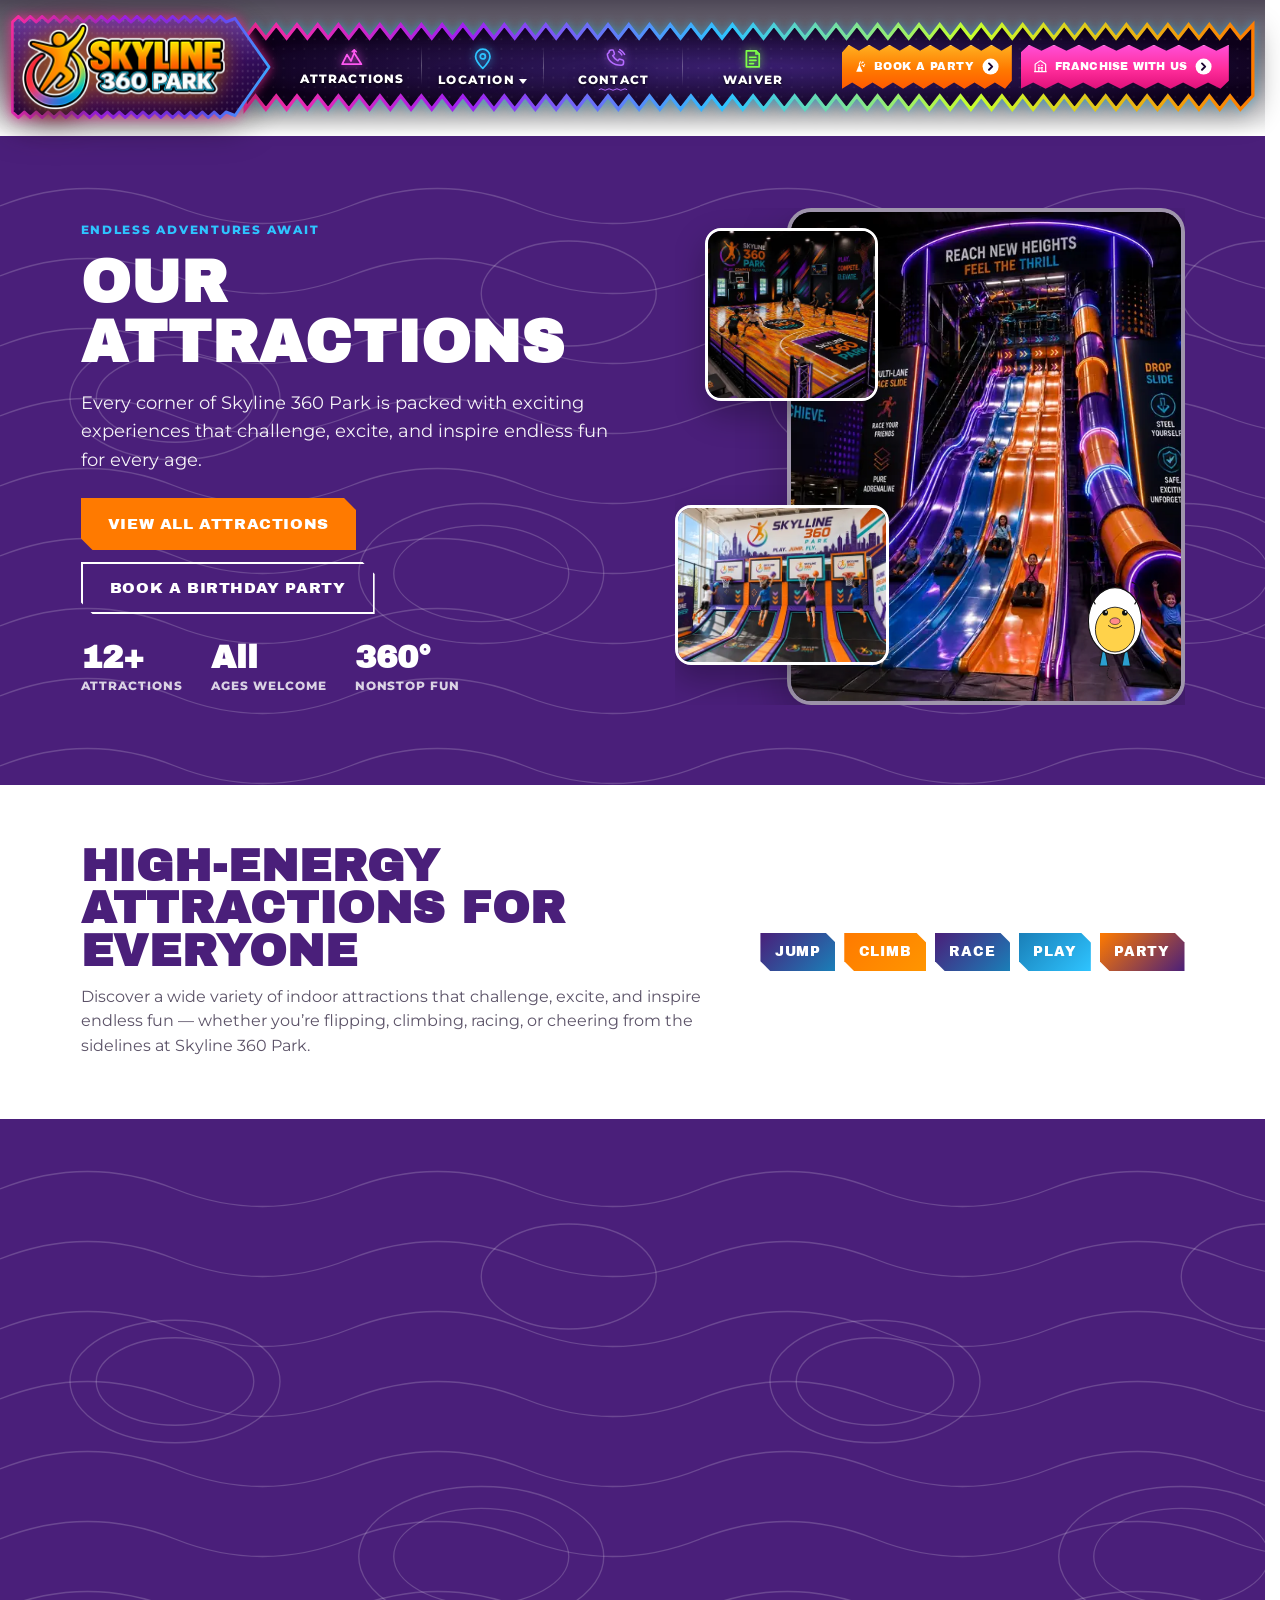
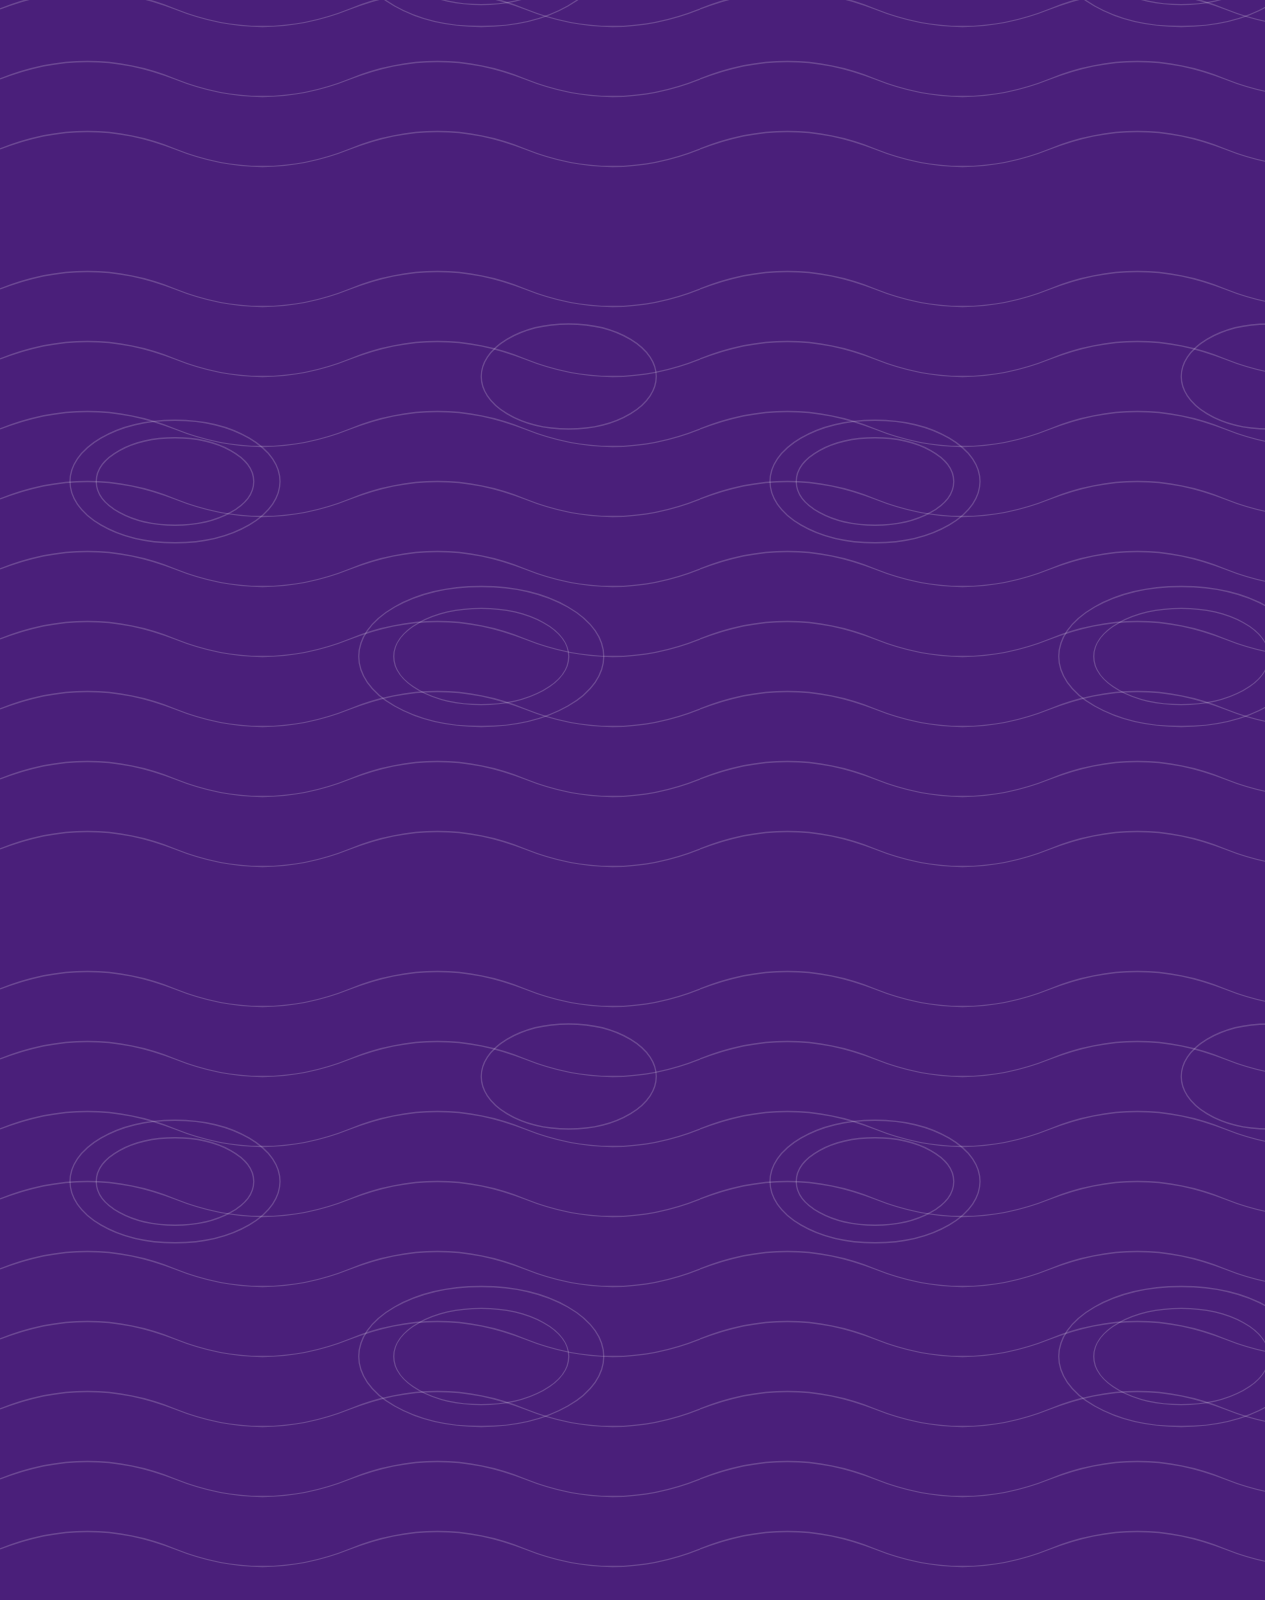
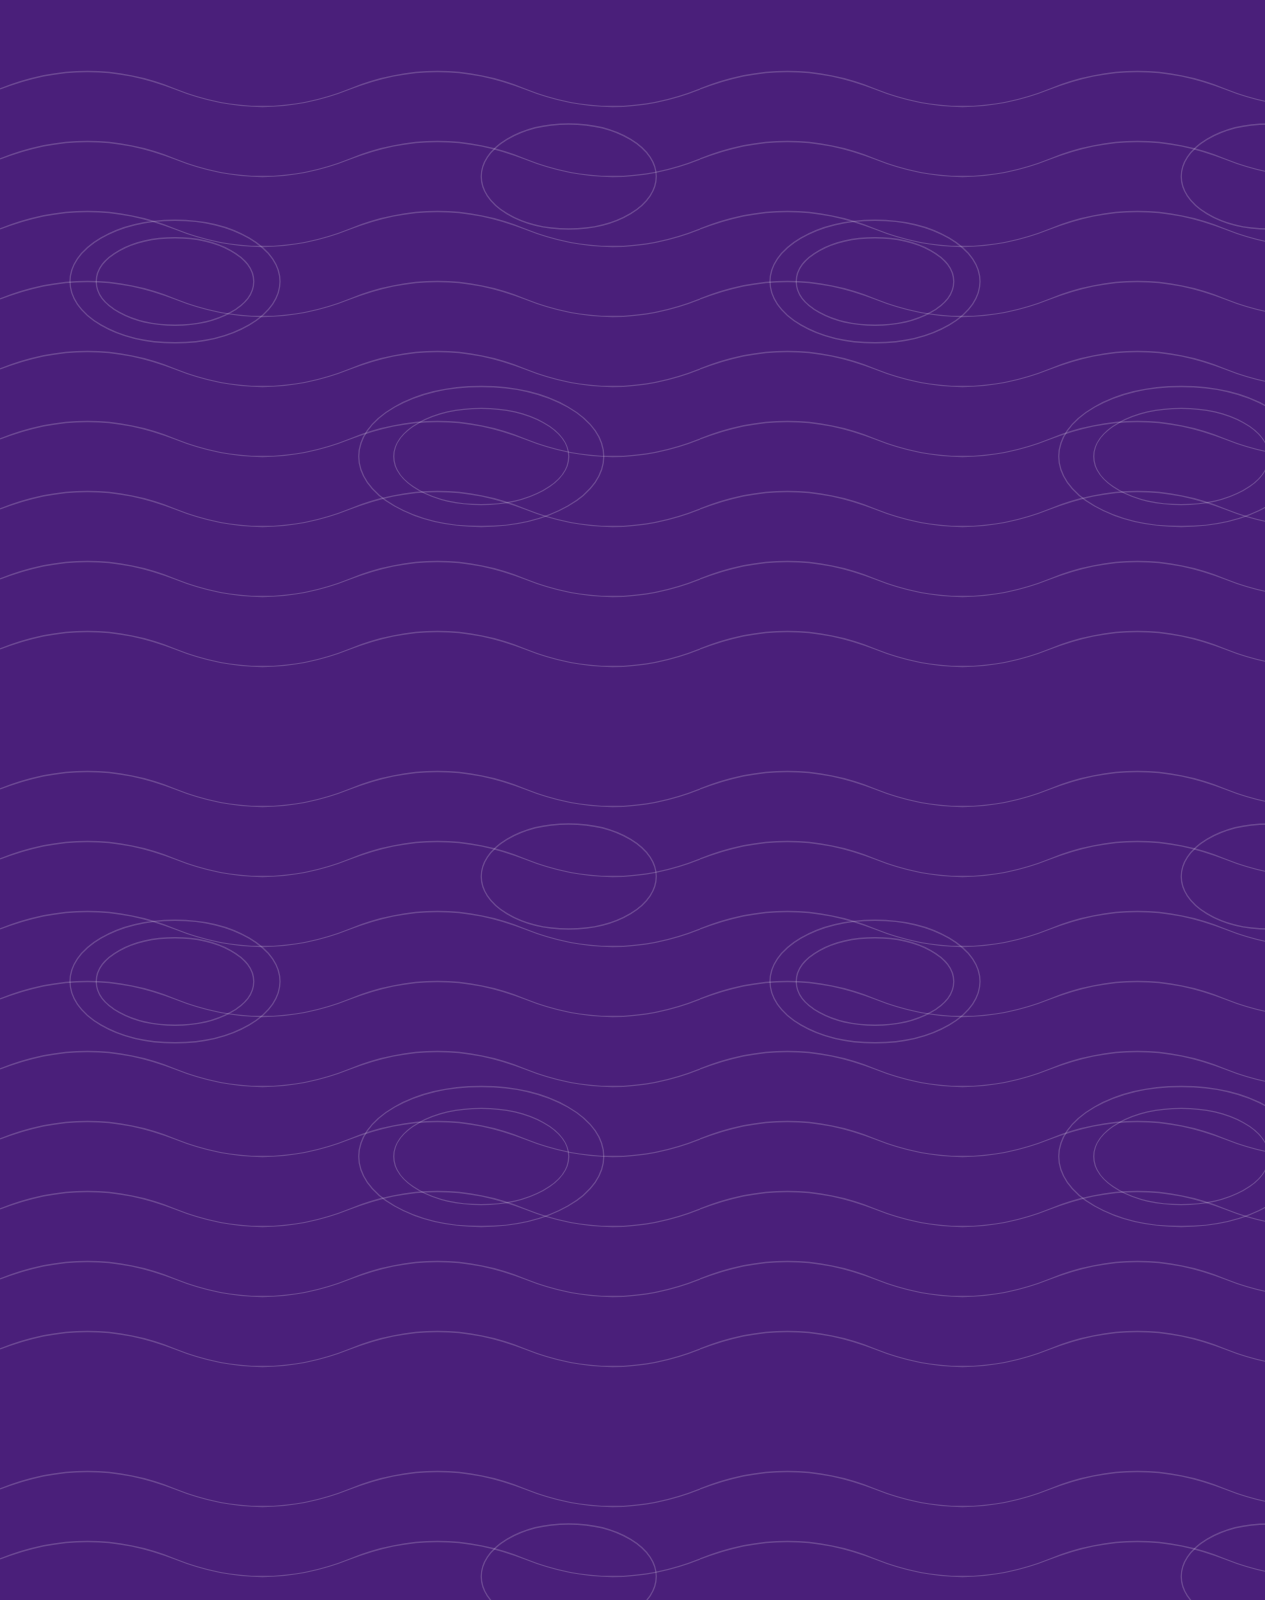
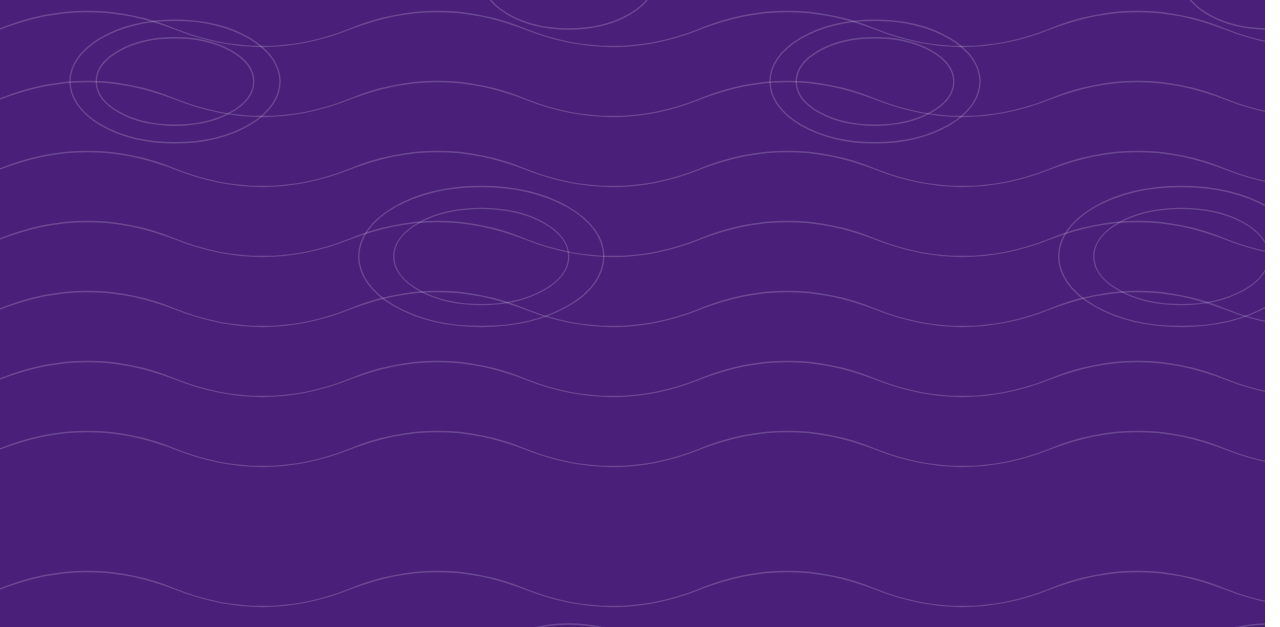
<file: attractions.html>
<!DOCTYPE html>
<!--
  Skyline 360 Park
  Design, front-end architecture & build: Steve Ubangha Ewa
  https://nazarng.com/steve.html
-->
<html lang="en">
<head>
  <meta charset="utf-8">
  <meta name="viewport" content="width=device-width, initial-scale=1">
  <title>Attractions | Skyline 360 Park</title>
  <meta name="description" content="Endless adventures await at Skyline 360 Park — trampoline arena, ninja challenge, foam pits, climbing walls, arcade, and more.">
  <meta name="author" content="Steve Ubangha Ewa">
  <link rel="author" href="https://nazarng.com/steve.html">
  <link rel="icon" href="assets/favicon.png">
  <link rel="preconnect" href="https://fonts.googleapis.com">
  <link rel="preconnect" href="https://fonts.gstatic.com" crossorigin>
  <link rel="preload" as="style" href="css/styles.css?v=20260905-16">
  <link rel="preload" as="style" href="https://fonts.googleapis.com/css2?family=Archivo+Black&family=Montserrat:wght@400;700;800&display=swap">
  <link href="https://fonts.googleapis.com/css2?family=Archivo+Black&family=Montserrat:wght@400;700;800&display=swap" rel="stylesheet" media="print" onload="this.media='all'">
  <noscript><link href="https://fonts.googleapis.com/css2?family=Archivo+Black&family=Montserrat:wght@400;700;800&display=swap" rel="stylesheet"></noscript>
  <link rel="preload" as="image" href="assets/skylinepics/opt/s5-800.webp" type="image/webp" imagesrcset="assets/skylinepics/opt/s5-480.webp 480w, assets/skylinepics/opt/s5-800.webp 800w, assets/skylinepics/opt/s5-1200.webp 1200w" imagesizes="(max-width: 900px) 92vw, 560px">
  <script>
    // The loader is opt-in on JS so a scripting failure can never strand a
    // visitor behind an overlay; the timeout releases it if main.js never lands.
    (function () {
      var root = document.documentElement;
      root.classList.add("has-loader", "is-loading");
      window.setTimeout(function () {
        root.classList.remove("has-loader", "is-loading");
      }, 1400);
    })();
  </script>
  <link rel="stylesheet" href="css/styles.css?v=20260905-16">
</head>
<body>
  <div class="page-loader" id="page-loader" role="status" aria-label="Loading Skyline 360 Park">
    <div class="loader-stage" aria-hidden="true">
      <span class="loader-ring loader-track"></span>
      <span class="loader-ring loader-track-inner"></span>
      <span class="loader-ring loader-sweep"></span>
      <span class="loader-ring loader-sweep loader-sweep-alt"></span>
      <span class="loader-spark"></span>
      <picture class="loader-logo">
        <img src="assets/logo-sm.png" alt="" width="220" height="66" decoding="async" fetchpriority="low">
      </picture>
    </div>
    <p class="loader-caption" aria-hidden="true">360&deg; of fun</p>
    <div class="loader-bar" aria-hidden="true"><span></span></div>
  </div>
  <header class="site-header">
    <div class="header-inner">
      <a class="brand brand-panel" href="index.html" aria-label="Skyline 360 Park home">
        <img class="brand-chrome" src="assets/nav-brand-chrome.svg" alt="" width="340" height="120" aria-hidden="true" decoding="async" fetchpriority="low">
        <img class="brand-logo" src="assets/logo-nav.png" alt="Skyline 360 Park" width="412" height="176" decoding="async" fetchpriority="high">
      </a>

      <div class="header-main">
        <img class="header-main-chrome" src="assets/nav-bar-chrome.svg" alt="" width="980" height="100" aria-hidden="true" decoding="async" fetchpriority="low">
        <div class="header-main-body">
          <nav class="nav-desktop" aria-label="Primary">
            <a class="nav-link is-active" href="attractions.html">
              <span class="nav-ico nav-ico-attractions" aria-hidden="true">
                <svg viewBox="0 0 32 32" fill="none"><path d="M4 24 L10 12 L15 20 L19 10 L28 24 Z" stroke="currentColor" stroke-width="2.2" stroke-linejoin="round"/><path d="M19 10 V6 M19 6 L16.5 8.5 M19 6 L21.5 8.5" stroke="currentColor" stroke-width="2" stroke-linecap="round" stroke-linejoin="round"/></svg>
              </span>
              <span class="nav-label">Attractions</span>
            </a>
            <div class="nav-item has-dropdown">
              <button type="button" class="nav-dropdown-toggle nav-link" aria-expanded="false" aria-haspopup="true">
                <span class="nav-ico nav-ico-location" aria-hidden="true">
                  <svg viewBox="0 0 32 32" fill="none"><path d="M16 28s-9-9.2-9-15a9 9 0 1 1 18 0c0 5.8-9 15-9 15z" stroke="currentColor" stroke-width="2.2" stroke-linejoin="round"/><circle cx="16" cy="13" r="3.2" stroke="currentColor" stroke-width="2.2"/></svg>
                </span>
                <span class="nav-label">Location <span class="nav-caret" aria-hidden="true"></span></span>
              </button>
              <div class="nav-dropdown" role="menu">
                <div class="nav-dropdown-inner">
                  <a href="location.html?id=katy" role="menuitem">Katy, Texas</a>
                  <a href="location.html?id=fort-worth" role="menuitem">Fort Worth, Texas</a>
                  <a href="location.html?id=pennsylvania" role="menuitem">Pennsylvania</a>
                </div>
              </div>
            </div>
            <a class="nav-link" href="contact.html">
              <span class="nav-ico nav-ico-contact" aria-hidden="true">
                <svg viewBox="0 0 32 32" fill="none"><path d="M10 8c0-1.5 1.2-3 3-3h1.2c.7 0 1.3.4 1.5 1.1l1 3.2c.2.7 0 1.4-.6 1.8l-1.4 1c1.4 2.8 3.6 5 6.4 6.4l1-1.4c.4-.6 1.1-.8 1.8-.6l3.2 1c.7.2 1.1.8 1.1 1.5V21c0 1.8-1.5 3-3 3C14.6 24 8 17.4 8 10z" stroke="currentColor" stroke-width="2" stroke-linejoin="round"/><path d="M22 7c1.8 1 3.2 2.4 4 4M23.5 4.5c2.6 1.4 4.6 3.5 6 6" stroke="currentColor" stroke-width="2" stroke-linecap="round"/></svg>
              </span>
              <span class="nav-label nav-label-contact">Contact</span>
            </a>
          
            <a class="nav-link" href="waiver.html?mode=walkin">
              <span class="nav-ico nav-ico-waiver" aria-hidden="true">
                <svg viewBox="0 0 32 32" fill="none"><path d="M8 6h12l4 4v16H8V6z" stroke="currentColor" stroke-width="2.2" stroke-linejoin="round"/><path d="M20 6v4h4M12 14h8M12 18h8M12 22h5" stroke="currentColor" stroke-width="2" stroke-linecap="round"/></svg>
              </span>
              <span class="nav-label">Waiver</span>
            </a></nav>

          <div class="header-ctas">
            <a class="btn-stamp btn-stamp-party" href="book-party.html">
              <span class="btn-stamp-ico" aria-hidden="true">
                <svg viewBox="0 0 32 32" fill="none"><path d="M8 26 L14 12 L20 26 Z" fill="currentColor"/><path d="M14 12 L16 7" stroke="currentColor" stroke-width="2" stroke-linecap="round"/><circle cx="20" cy="8" r="1.4" fill="currentColor"/><circle cx="24" cy="12" r="1.2" fill="currentColor"/><circle cx="22" cy="16" r="1.1" fill="currentColor"/><path d="M18 10l4-2M19 14l5 1" stroke="currentColor" stroke-width="1.6" stroke-linecap="round"/></svg>
              </span>
              <span class="btn-stamp-text">Book a Party</span>
              <span class="btn-stamp-arrow" aria-hidden="true">
                <svg viewBox="0 0 24 24" fill="none"><circle cx="12" cy="12" r="10" fill="currentColor"/><path d="M10 8l4 4-4 4" stroke="#1a0530" stroke-width="2.4" stroke-linecap="round" stroke-linejoin="round"/></svg>
              </span>
            </a>
            <a class="btn-stamp btn-stamp-visit" href="franchise.html">
              <span class="btn-stamp-ico" aria-hidden="true">
                <svg viewBox="0 0 32 32" fill="none"><path d="M4 26h24M6 26V12l10-7 10 7v14" stroke="currentColor" stroke-width="2.2" stroke-linejoin="round"/><path d="M13 26v-7h6v7" stroke="currentColor" stroke-width="2.2" stroke-linejoin="round"/><path d="M12 14h2M18 14h2M12 18h2M18 18h2" stroke="currentColor" stroke-width="2" stroke-linecap="round"/></svg>
              </span>
              <span class="btn-stamp-text">Franchise With Us</span>
              <span class="btn-stamp-arrow" aria-hidden="true">
                <svg viewBox="0 0 24 24" fill="none"><circle cx="12" cy="12" r="10" fill="currentColor"/><path d="M10 8l4 4-4 4" stroke="#1a0530" stroke-width="2.4" stroke-linecap="round" stroke-linejoin="round"/></svg>
              </span>
            </a>
          </div>
        </div>
      </div>

      <button class="nav-toggle" type="button" aria-expanded="false" aria-controls="mobileNav" aria-label="Open menu">
        <span></span><span></span><span></span>
      </button>
    </div>
  </header>

  <nav class="mobile-nav" id="mobileNav" aria-label="Mobile">
    <a href="attractions.html">Attractions</a>
    <div class="mobile-dropdown">
      <button type="button" class="mobile-dropdown-toggle" aria-expanded="false">
        Location
        <span class="nav-caret" aria-hidden="true"></span>
      </button>
      <div class="mobile-dropdown-panel">
        <a href="location.html?id=katy">Katy, Texas</a>
        <a href="location.html?id=fort-worth">Fort Worth, Texas</a>
        <a href="location.html?id=pennsylvania">Pennsylvania</a>
      </div>
    </div>
    <a href="contact.html">Contact</a>
    
    <a href="waiver.html?mode=walkin">Waiver</a>
<div class="mobile-nav-ctas">
      <a class="btn-stamp btn-stamp-party" href="book-party.html">
        <span class="btn-stamp-text">Book a Party</span>
      </a>
      <a class="btn-stamp btn-stamp-visit" href="franchise.html">
        <span class="btn-stamp-text">Franchise With Us</span>
      </a>
    </div>
  </nav>

  <main>
    <!-- Attractions hero -->
    <section class="attr-hero topo" aria-label="Attractions welcome">
      <div class="wrap attr-hero-flex">
        <div class="attr-hero-copy reveal reveal-left">
          <p class="eyebrow">Endless adventures await</p>
          <h1>Our Attractions</h1>
          <p class="attr-hero-lead">
            Every corner of Skyline 360 Park is packed with exciting experiences that challenge, excite, and inspire endless fun for every age.
          </p>
          <div class="attr-hero-actions">
            <a class="btn btn-lg" href="#attractionList">View All Attractions</a>
            <a class="btn btn-lg btn-ghost-light" href="index.html?guide=1" data-location-guide data-plan="party">Book a Birthday Party</a>
          </div>
          <div class="attr-hero-stats">
            <div><strong>12+</strong><span>Attractions</span></div>
            <div><strong>All</strong><span>Ages Welcome</span></div>
            <div><strong>360°</strong><span>Nonstop Fun</span></div>
          </div>
        </div>
        <div class="attr-hero-visual reveal reveal-right">
          <figure class="attr-hero-main media-zoom" data-tilt>
            <picture>
              <source type="image/webp" srcset="assets/skylinepics/opt/s5-480.webp 480w, assets/skylinepics/opt/s5-800.webp 800w, assets/skylinepics/opt/s5-1200.webp 1200w" sizes="(max-width: 900px) 92vw, 560px">
              <img src="assets/skylinepics/opt/s5-800.jpg" srcset="assets/skylinepics/opt/s5-480.jpg 480w, assets/skylinepics/opt/s5-800.jpg 800w, assets/skylinepics/opt/s5-1200.jpg 1200w" sizes="(max-width: 900px) 92vw, 560px" alt="Riders racing down the multi-lane slides at Skyline 360 Park" width="800" height="640" loading="eager" decoding="async" fetchpriority="high">
            </picture>
          </figure>
          <figure class="attr-hero-float attr-hero-float-a media-zoom">
            <picture>
              <source type="image/webp" srcset="assets/skylinepics/opt/s9-480.webp 480w, assets/skylinepics/opt/s9-800.webp 800w, assets/skylinepics/opt/s9-1200.webp 1200w" sizes="(max-width: 720px) 42vw, 220px">
              <img src="assets/skylinepics/opt/s9-800.jpg" srcset="assets/skylinepics/opt/s9-480.jpg 480w, assets/skylinepics/opt/s9-800.jpg 800w, assets/skylinepics/opt/s9-1200.jpg 1200w" sizes="(max-width: 720px) 42vw, 220px" alt="Jumpers dunking on the trampoline basketball lanes" width="800" height="533" loading="lazy" decoding="async">
            </picture>
          </figure>
          <figure class="attr-hero-float attr-hero-float-b media-zoom">
            <picture>
              <source type="image/webp" srcset="assets/skylinepics/opt/s15-480.webp 480w, assets/skylinepics/opt/s15-800.webp 800w, assets/skylinepics/opt/s15-1200.webp 1200w" sizes="(max-width: 720px) 42vw, 220px">
              <img src="assets/skylinepics/opt/s15-800.jpg" srcset="assets/skylinepics/opt/s15-480.jpg 480w, assets/skylinepics/opt/s15-800.jpg 800w, assets/skylinepics/opt/s15-1200.jpg 1200w" sizes="(max-width: 720px) 42vw, 220px" alt="Full-size indoor basketball court" width="800" height="642" loading="lazy" decoding="async">
            </picture>
          </figure>
          <img class="attr-hero-mascot" src="assets/mascot.svg" alt="" width="160" height="190" aria-hidden="true">
        </div>
      </div>
    </section>

    <!-- Intro band -->
    <section class="attr-intro-band">
      <div class="wrap attr-intro-flex reveal">
        <div class="attr-intro-copy">
          <h2>High-Energy Attractions for Everyone</h2>
          <p>
            Discover a wide variety of indoor attractions that challenge, excite, and inspire endless fun —
            whether you&rsquo;re flipping, climbing, racing, or cheering from the sidelines at Skyline 360 Park.
          </p>
        </div>
        <div class="attr-intro-pills" aria-hidden="true">
          <span>Jump</span>
          <span>Climb</span>
          <span>Race</span>
          <span>Play</span>
          <span>Party</span>
        </div>
      </div>
    </section>

    <!-- Filter + grid -->
    <section class="section section-blue topo attr-showcase" id="attractionList">
      <div class="wrap">
        <div class="attr-showcase-head reveal">
          <h2 class="section-title">Adventures Await</h2>
          <p class="attr-showcase-lead">Filter by vibe — or explore the full Skyline 360 lineup.</p>
        </div>

        <div class="attr-filters reveal" role="tablist" aria-label="Filter attractions">
          <button type="button" class="attr-filter is-active" data-filter="all" role="tab" aria-selected="true">All</button>
          <button type="button" class="attr-filter" data-filter="jump" role="tab" aria-selected="false">Jump</button>
          <button type="button" class="attr-filter" data-filter="climb" role="tab" aria-selected="false">Climb</button>
          <button type="button" class="attr-filter" data-filter="compete" role="tab" aria-selected="false">Compete</button>
          <button type="button" class="attr-filter" data-filter="play" role="tab" aria-selected="false">Play</button>
        </div>

        <div class="attr-bento" id="attrGrid">
          <article class="attr-tile attr-tile-lg reveal reveal-up" data-cat="jump" style="--d:0">
            <div class="attr-tile-media">
              <picture>
                <source type="image/webp" srcset="assets/skylinepics/opt/s11-480.webp 480w, assets/skylinepics/opt/s11-800.webp 800w, assets/skylinepics/opt/s11-1200.webp 1200w" sizes="(max-width: 900px) 92vw, 55vw">
                <img src="assets/skylinepics/opt/s11-800.jpg" srcset="assets/skylinepics/opt/s11-480.jpg 480w, assets/skylinepics/opt/s11-800.jpg 800w, assets/skylinepics/opt/s11-1200.jpg 1200w" sizes="(max-width: 900px) 92vw, 55vw" alt="Wall-to-wall freestyle jump trampoline courts" width="800" height="533" loading="lazy" decoding="async">
              </picture>
            </div>
            <div class="attr-tile-body">
              <span class="attr-tag">Jump</span>
              <h3>Trampoline Arena</h3>
              <p>Bounce, flip, and fly on expansive wall-to-wall trampoline courts.</p>
            </div>
          </article>

          <article class="attr-tile reveal reveal-up" data-cat="climb" style="--d:1">
            <div class="attr-tile-media">
              <picture>
                <source type="image/webp" srcset="assets/skylinepics/opt/s2-480.webp 480w, assets/skylinepics/opt/s2-800.webp 800w, assets/skylinepics/opt/s2-1200.webp 1200w" sizes="(max-width: 720px) 92vw, (max-width: 1100px) 48vw, 640px">
                <img src="assets/skylinepics/opt/s2-800.jpg" srcset="assets/skylinepics/opt/s2-480.jpg 480w, assets/skylinepics/opt/s2-800.jpg 800w, assets/skylinepics/opt/s2-1200.jpg 1200w" sizes="(max-width: 720px) 92vw, (max-width: 1100px) 48vw, 640px" alt="Climbers on the auto-belay climbing walls" width="800" height="640" loading="lazy" decoding="async">
              </picture>
            </div>
            <div class="attr-tile-body">
              <span class="attr-tag">Climb</span>
              <h3>Climbing Walls</h3>
              <p>Reach new heights on colorful, challenging climbing walls.</p>
            </div>
          </article>

          <article class="attr-tile reveal reveal-up" data-cat="compete" style="--d:2">
            <div class="attr-tile-media">
              <picture>
                <source type="image/webp" srcset="assets/skylinepics/opt/s1-480.webp 480w, assets/skylinepics/opt/s1-800.webp 800w, assets/skylinepics/opt/s1-1200.webp 1200w" sizes="(max-width: 720px) 92vw, (max-width: 1100px) 48vw, 640px">
                <img src="assets/skylinepics/opt/s1-800.jpg" srcset="assets/skylinepics/opt/s1-480.jpg 480w, assets/skylinepics/opt/s1-800.jpg 800w, assets/skylinepics/opt/s1-1200.jpg 1200w" sizes="(max-width: 720px) 92vw, (max-width: 1100px) 48vw, 640px" alt="Kids swinging through the Ninja Warrior tire obstacles" width="800" height="533" loading="lazy" decoding="async">
              </picture>
            </div>
            <div class="attr-tile-body">
              <span class="attr-tag">Compete</span>
              <h3>Ninja Warrior Challenge</h3>
              <p>Race through obstacles built for speed, strength, and skill.</p>
            </div>
          </article>

          <article class="attr-tile reveal reveal-up" data-cat="jump" style="--d:0">
            <div class="attr-tile-media">
              <picture>
                <source type="image/webp" srcset="assets/skylinepics/opt/s4-480.webp 480w, assets/skylinepics/opt/s4-800.webp 800w, assets/skylinepics/opt/s4-1200.webp 1200w" sizes="(max-width: 720px) 92vw, (max-width: 1100px) 48vw, 640px">
                <img src="assets/skylinepics/opt/s4-800.jpg" srcset="assets/skylinepics/opt/s4-480.jpg 480w, assets/skylinepics/opt/s4-800.jpg 800w, assets/skylinepics/opt/s4-1200.jpg 1200w" sizes="(max-width: 720px) 92vw, (max-width: 1100px) 48vw, 640px" alt="Zip line rider landing above the foam cube pit" width="800" height="640" loading="lazy" decoding="async">
              </picture>
            </div>
            <div class="attr-tile-body">
              <span class="attr-tag">Jump</span>
              <h3>Foam Pit Adventures</h3>
              <p>Leap and land soft in our giant foam cube landing zone.</p>
            </div>
          </article>

          <article class="attr-tile attr-tile-wide reveal reveal-up" data-cat="climb" style="--d:1">
            <div class="attr-tile-media">
              <picture>
                <source type="image/webp" srcset="assets/skylinepics/opt/s1-480.webp 480w, assets/skylinepics/opt/s1-800.webp 800w, assets/skylinepics/opt/s1-1200.webp 1200w" sizes="(max-width: 900px) 92vw, 55vw">
                <img src="assets/skylinepics/opt/s1-800.jpg" srcset="assets/skylinepics/opt/s1-480.jpg 480w, assets/skylinepics/opt/s1-800.jpg 800w, assets/skylinepics/opt/s1-1200.jpg 1200w" sizes="(max-width: 900px) 92vw, 55vw" alt="Obstacle course with hanging rings, nets, and tire swings" width="800" height="533" loading="lazy" decoding="async">
              </picture>
            </div>
            <div class="attr-tile-body">
              <span class="attr-tag">Climb</span>
              <h3>Obstacle Courses</h3>
              <p>Test your balance, speed, and bravery on high-energy obstacle runs.</p>
            </div>
          </article>

          <article class="attr-tile reveal reveal-up" data-cat="compete" style="--d:0">
            <div class="attr-tile-media">
              <picture>
                <source type="image/webp" srcset="assets/skylinepics/opt/s12-480.webp 480w, assets/skylinepics/opt/s12-800.webp 800w, assets/skylinepics/opt/s12-1200.webp 1200w" sizes="(max-width: 720px) 92vw, (max-width: 1100px) 48vw, 640px">
                <img src="assets/skylinepics/opt/s12-800.jpg" srcset="assets/skylinepics/opt/s12-480.jpg 480w, assets/skylinepics/opt/s12-800.jpg 800w, assets/skylinepics/opt/s12-1200.jpg 1200w" sizes="(max-width: 720px) 92vw, (max-width: 1100px) 48vw, 640px" alt="Two teams playing on the trampoline dodgeball courts" width="800" height="533" loading="lazy" decoding="async">
              </picture>
            </div>
            <div class="attr-tile-body">
              <span class="attr-tag">Compete</span>
              <h3>Dodgeball Arena</h3>
              <p>Fast-paced trampoline dodgeball for every skill level.</p>
            </div>
          </article>

          <article class="attr-tile reveal reveal-up" data-cat="play" style="--d:1">
            <div class="attr-tile-media">
              <picture>
                <source type="image/webp" srcset="assets/skylinepics/opt/s14-480.webp 480w, assets/skylinepics/opt/s14-800.webp 800w, assets/skylinepics/opt/s14-1200.webp 1200w" sizes="(max-width: 720px) 92vw, (max-width: 1100px) 48vw, 640px">
                <img src="assets/skylinepics/opt/s14-800.jpg" srcset="assets/skylinepics/opt/s14-480.jpg 480w, assets/skylinepics/opt/s14-800.jpg 800w, assets/skylinepics/opt/s14-1200.jpg 1200w" sizes="(max-width: 720px) 92vw, (max-width: 1100px) 48vw, 640px" alt="Multi-purpose Air Court set up for basketball and volleyball" width="800" height="640" loading="lazy" decoding="async">
              </picture>
            </div>
            <div class="attr-tile-body">
              <span class="attr-tag">Play</span>
              <h3>Interactive Games</h3>
              <p>Hands-on games that keep kids, teens, and adults laughing.</p>
            </div>
          </article>

          <article class="attr-tile reveal reveal-up" data-cat="compete" style="--d:2">
            <div class="attr-tile-media">
              <picture>
                <source type="image/webp" srcset="assets/skylinepics/opt/s10-480.webp 480w, assets/skylinepics/opt/s10-800.webp 800w, assets/skylinepics/opt/s10-1200.webp 1200w" sizes="(max-width: 720px) 92vw, (max-width: 1100px) 48vw, 640px">
                <img src="assets/skylinepics/opt/s10-800.jpg" srcset="assets/skylinepics/opt/s10-480.jpg 480w, assets/skylinepics/opt/s10-800.jpg 800w, assets/skylinepics/opt/s10-1200.jpg 1200w" sizes="(max-width: 720px) 92vw, (max-width: 1100px) 48vw, 640px" alt="Jumpers slam dunking on the SkySlam dunk lanes" width="800" height="533" loading="lazy" decoding="async">
              </picture>
            </div>
            <div class="attr-tile-body">
              <span class="attr-tag">Compete</span>
              <h3>Basketball Dunk Zone</h3>
              <p>Soar and slam dunk on trampoline basketball courts.</p>
            </div>
          </article>

          <article class="attr-tile reveal reveal-up" data-cat="compete" style="--d:0">
            <div class="attr-tile-media">
              <picture>
                <source type="image/webp" srcset="assets/skylinepics/opt/s4-480.webp 480w, assets/skylinepics/opt/s4-800.webp 800w, assets/skylinepics/opt/s4-1200.webp 1200w" sizes="(max-width: 720px) 92vw, (max-width: 1100px) 48vw, 640px">
                <img src="assets/skylinepics/opt/s4-800.jpg" srcset="assets/skylinepics/opt/s4-480.jpg 480w, assets/skylinepics/opt/s4-800.jpg 800w, assets/skylinepics/opt/s4-1200.jpg 1200w" sizes="(max-width: 720px) 92vw, (max-width: 1100px) 48vw, 640px" alt="Balance beams and platforms above the foam pit" width="800" height="640" loading="lazy" decoding="async">
              </picture>
            </div>
            <div class="attr-tile-body">
              <span class="attr-tag">Compete</span>
              <h3>Battle Beam Arena</h3>
              <p>Duel friends on the beam above a soft foam pit.</p>
            </div>
          </article>

          <article class="attr-tile reveal reveal-up" data-cat="play" style="--d:1">
            <div class="attr-tile-media">
              <picture>
                <source type="image/webp" srcset="assets/skylinepics/opt/s3-480.webp 480w, assets/skylinepics/opt/s3-800.webp 800w, assets/skylinepics/opt/s3-1200.webp 1200w" sizes="(max-width: 720px) 92vw, (max-width: 1100px) 48vw, 640px">
                <img src="assets/skylinepics/opt/s3-800.jpg" srcset="assets/skylinepics/opt/s3-480.jpg 480w, assets/skylinepics/opt/s3-800.jpg 800w, assets/skylinepics/opt/s3-1200.jpg 1200w" sizes="(max-width: 720px) 92vw, (max-width: 1100px) 48vw, 640px" alt="Neon-lit bumper kart track and games area" width="800" height="533" loading="lazy" decoding="async">
              </picture>
            </div>
            <div class="attr-tile-body">
              <span class="attr-tag">Play</span>
              <h3>Arcade Gaming Zone</h3>
              <p>Classic and modern arcade games for every age.</p>
            </div>
          </article>

          <article class="attr-tile reveal reveal-up" data-cat="play" style="--d:2">
            <div class="attr-tile-media">
              <picture>
                <source type="image/webp" srcset="assets/skylinepics/opt/s7-480.webp 480w, assets/skylinepics/opt/s7-800.webp 800w, assets/skylinepics/opt/s7-1200.webp 1200w" sizes="(max-width: 720px) 92vw, (max-width: 1100px) 48vw, 640px">
                <img src="assets/skylinepics/opt/s7-800.jpg" srcset="assets/skylinepics/opt/s7-480.jpg 480w, assets/skylinepics/opt/s7-800.jpg 800w, assets/skylinepics/opt/s7-1200.jpg 1200w" sizes="(max-width: 720px) 92vw, (max-width: 1100px) 48vw, 640px" alt="Toddler soft play area with slides, ball pit, and climbing frames" width="800" height="600" loading="lazy" decoding="async">
              </picture>
            </div>
            <div class="attr-tile-body">
              <span class="attr-tag">Play</span>
              <h3>Kids Adventure Playground</h3>
              <p>Safe slides and play zones for little explorers.</p>
            </div>
          </article>

          <article class="attr-tile reveal reveal-up" data-cat="play" style="--d:3">
            <div class="attr-tile-media">
              <picture>
                <source type="image/webp" srcset="assets/skylinepics/opt/s13-480.webp 480w, assets/skylinepics/opt/s13-800.webp 800w, assets/skylinepics/opt/s13-1200.webp 1200w" sizes="(max-width: 720px) 92vw, (max-width: 1100px) 48vw, 640px">
                <img src="assets/skylinepics/opt/s13-800.jpg" srcset="assets/skylinepics/opt/s13-480.jpg 480w, assets/skylinepics/opt/s13-800.jpg 800w, assets/skylinepics/opt/s13-1200.jpg 1200w" sizes="(max-width: 720px) 92vw, (max-width: 1100px) 48vw, 640px" alt="ValoJump interactive trampoline experience with light-up targets" width="800" height="533" loading="lazy" decoding="async">
              </picture>
            </div>
            <div class="attr-tile-body">
              <span class="attr-tag">Play</span>
              <h3>Virtual Reality Experiences</h3>
              <p>Step into immersive VR adventures between high-energy attraction runs.</p>
            </div>
          </article>
        </div>

        <p class="attr-empty" id="attrEmpty" hidden>No attractions in this category — try another filter.</p>
      </div>
    </section>

    <!-- Experience strip -->
    <section class="attr-experience">
      <div class="wrap attr-experience-flex">
        <article class="attr-exp-card reveal reveal-up" style="--d:0">
          <h3>Safety First</h3>
          <p>Well-maintained attractions, trained team members, and clear guidelines keep the fun safe.</p>
        </article>
        <article class="attr-exp-card reveal reveal-up" style="--d:1">
          <h3>Go All In</h3>
          <p>Rotate attractions, challenge friends, and chase high-energy fun across the park.</p>
        </article>
        <article class="attr-exp-card reveal reveal-up" style="--d:2">
          <h3>Recharge</h3>
          <p>Grab pizza, snacks, and drinks at the café — then jump back into the action.</p>
        </article>
      </div>
    </section>

    <!-- CTA -->
    <section class="attr-cta-band topo">
      <div class="wrap attr-cta-flex reveal">
        <div>
          <h2>Ready for Adventure?</h2>
          <p>Whether it&rsquo;s a family outing or birthday celebration, Skyline 360 Park is ready to make it unforgettable.</p>
        </div>
        <div class="attr-cta-actions">
          <a class="btn btn-lg" href="index.html?guide=1" data-location-guide>Book Now</a>
          <a class="btn btn-lg btn-ghost-light" href="contact.html">Contact Us</a>
        </div>
      </div>
    </section>

    <!-- Visit -->
    <section class="section section-blue topo hours curve-bottom" id="hours">
      <div class="wrap visit-mini reveal">
        <h2>Plan Your Visit</h2>
        <p class="address">923 S. Mason Road, Suite A<br>Katy, TX 77450</p>
        <div class="visit-mini-actions">
          <a class="btn" href="index.html#hours">Hours &amp; Map</a>
          <a class="btn btn-ghost-light" href="contact.html">Contact Us</a>
        </div>
      </div>
    </section>

    <section class="footer-brand" aria-label="Brand">
      <div class="mega-marquee" aria-hidden="true">
        <div class="marquee-track">
          <span class="mega-item"><span class="mega-name">Skyline <em>360</em> Park</span><span class="orb"><span></span></span></span>
          <span class="mega-item"><span class="mega-name">Skyline <em>360</em> Park</span><span class="orb"><span></span></span></span>
          <span class="mega-item"><span class="mega-name">Skyline <em>360</em> Park</span><span class="orb"><span></span></span></span>
          <span class="mega-item"><span class="mega-name">Skyline <em>360</em> Park</span><span class="orb"><span></span></span></span>
        </div>
      </div>
    </section>
  </main>

    <footer class="site-footer">
    <nav class="footer-links" aria-label="Helpful links">
      <a href="waiver.html?mode=walkin" data-waiver-entry>Sign a waiver</a>
    </nav>
    <p class="footer-copy">
      <span class="footer-copy-brand">&copy; @skyline360</span>
      <span class="footer-copy-sep" aria-hidden="true">·</span>
      <span class="footer-copy-note">All Rights Reserved.</span>
    </p>
  </footer>

  <script src="js/parks-data.js?v=20260905-10" defer></script>
  <script src="js/main.js?v=20260905-10" defer></script>
  <script src="js/location-guide.js?v=20260905-16" defer></script>
  <script>
    (() => {
      const filters = document.querySelectorAll(".attr-filter");
      const tiles = document.querySelectorAll(".attr-tile");
      const empty = document.getElementById("attrEmpty");

      filters.forEach((btn) => {
        btn.addEventListener("click", () => {
          const filter = btn.dataset.filter;
          filters.forEach((b) => {
            b.classList.toggle("is-active", b === btn);
            b.setAttribute("aria-selected", String(b === btn));
          });

          let visible = 0;
          tiles.forEach((tile) => {
            const show = filter === "all" || tile.dataset.cat === filter;
            tile.hidden = !show;
            tile.classList.toggle("is-filtered-out", !show);
            if (show) {
              visible += 1;
              tile.classList.add("is-visible");
            }
          });
          if (empty) empty.hidden = visible > 0;
        });
      });
    })();
  </script>
</body>
</html>
</file>
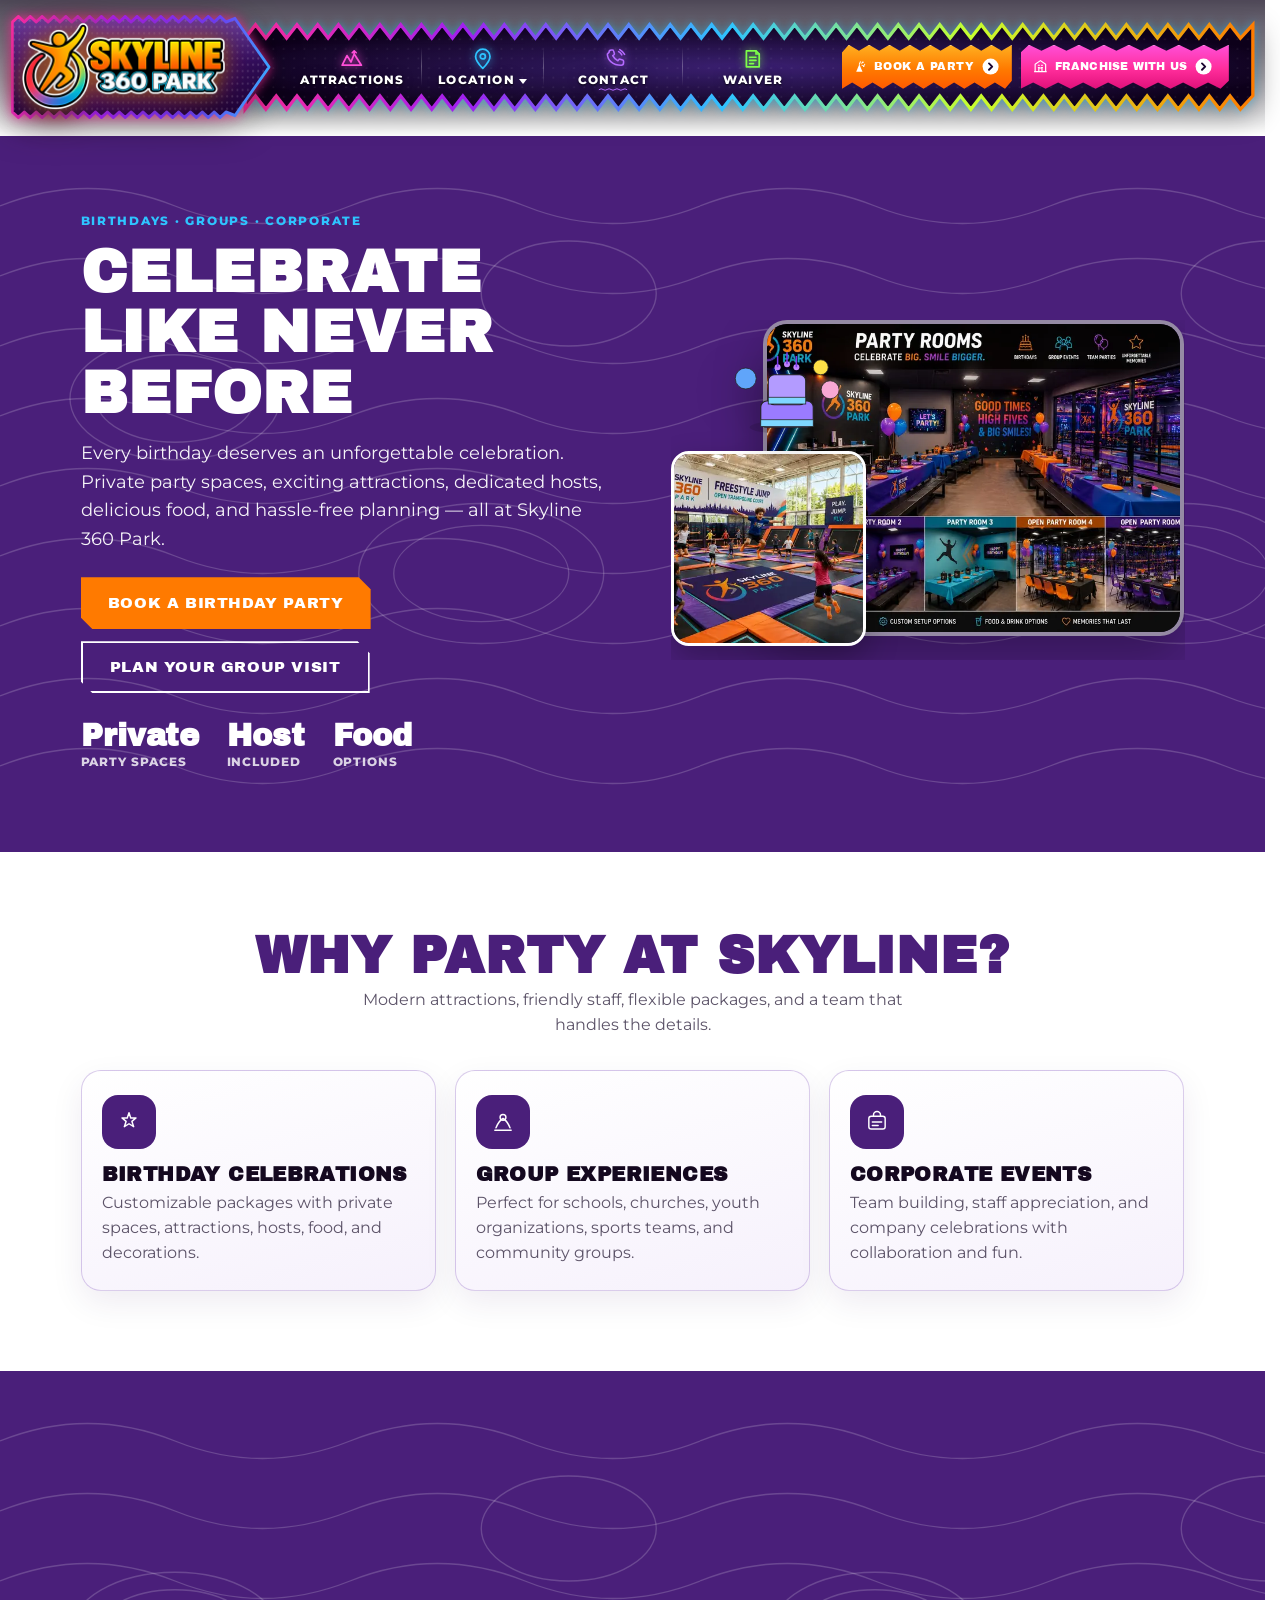
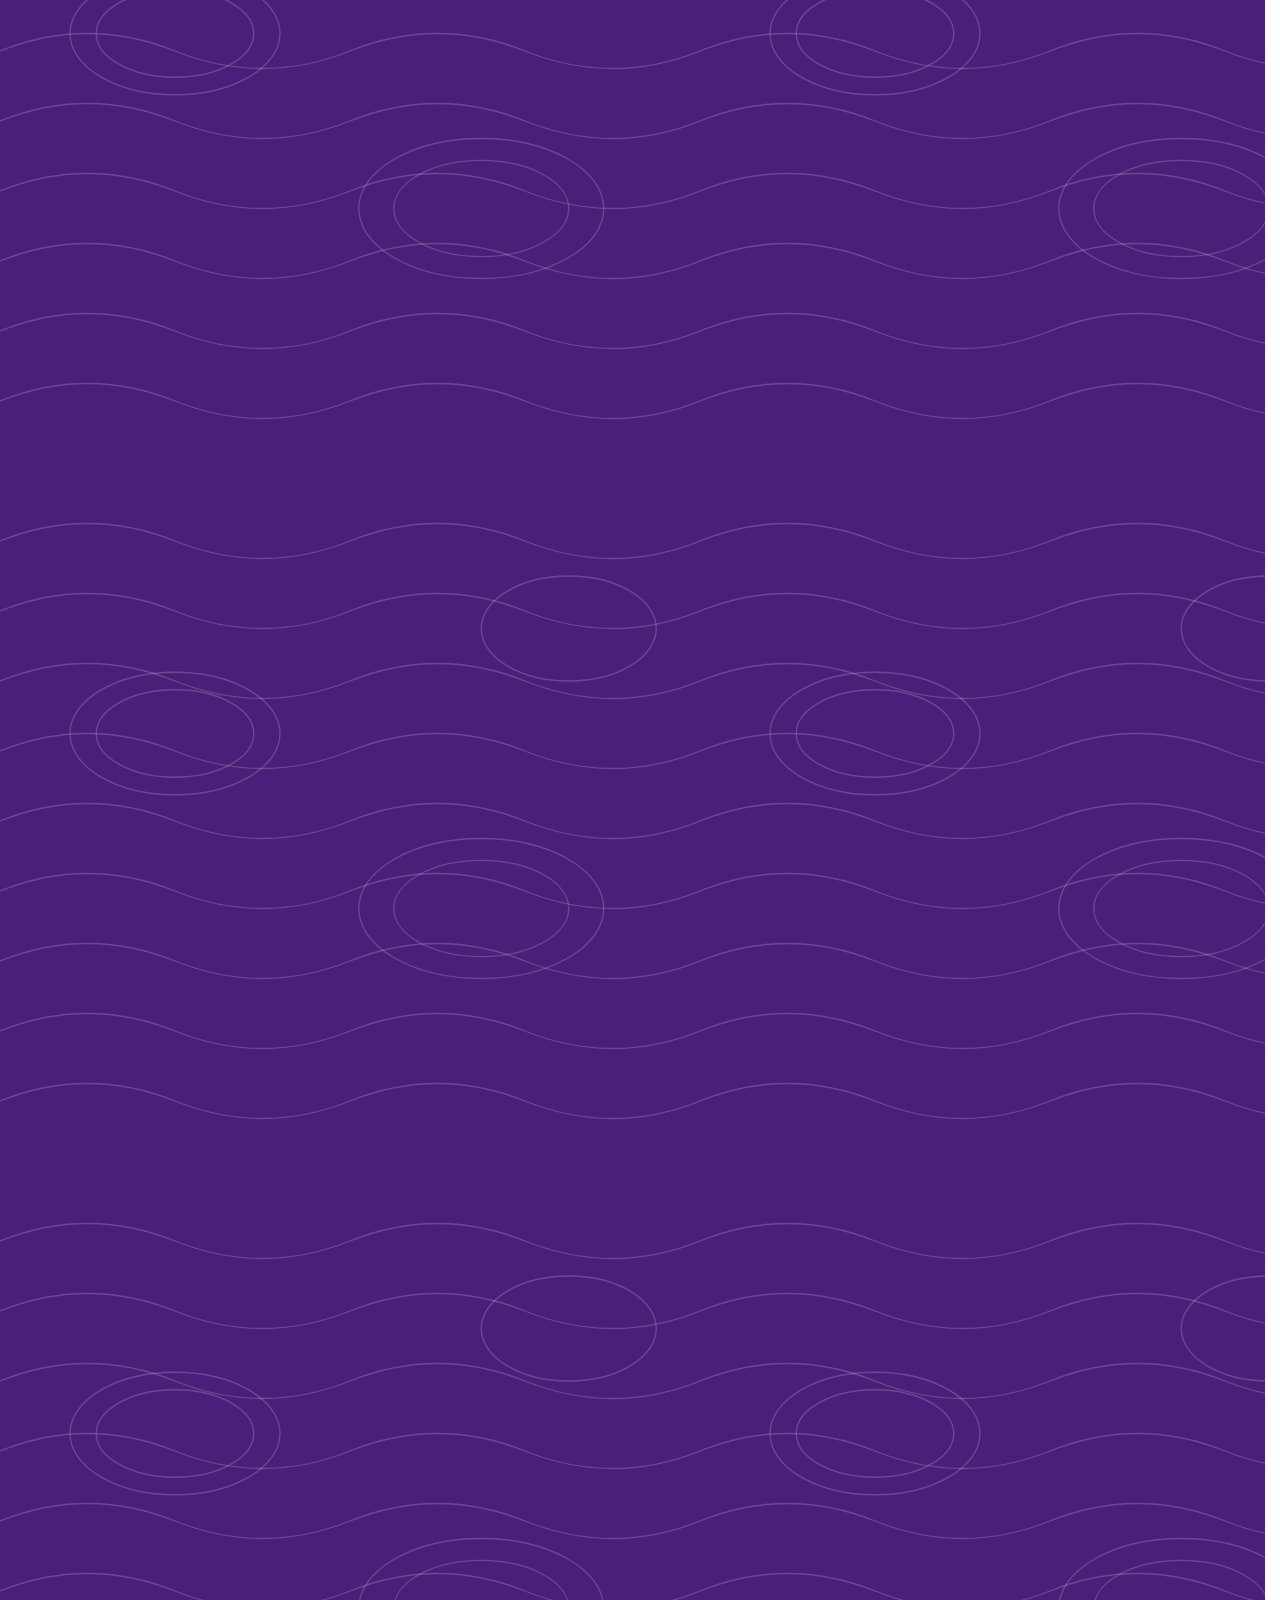
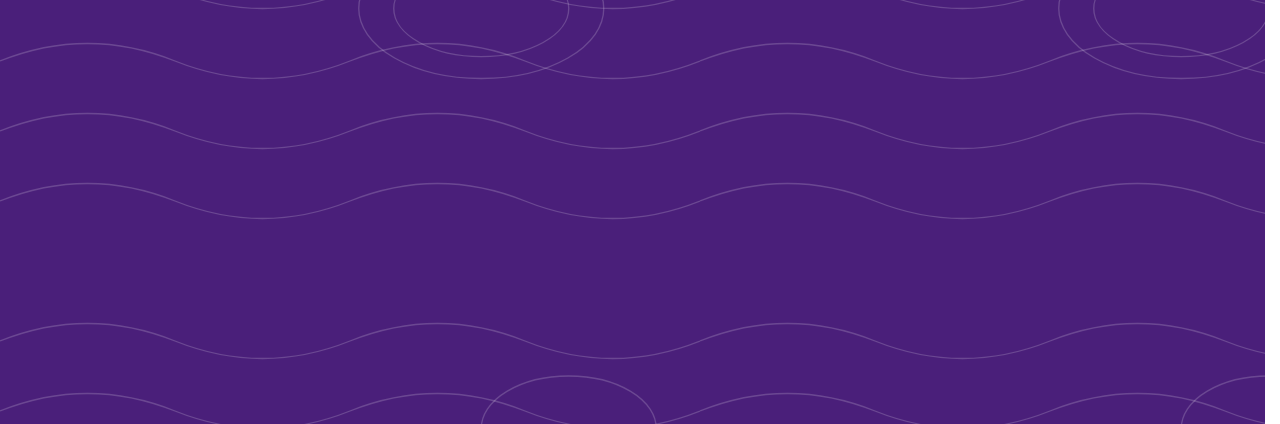
<file: book-party.html>
<!DOCTYPE html>
<!--
  Skyline 360 Park
  Design, front-end architecture & build: Steve Ubangha Ewa
  https://nazarng.com/steve.html
-->
<html lang="en">
<head>
  <meta charset="utf-8">
  <meta name="viewport" content="width=device-width, initial-scale=1">
  <title>Book a Birthday Party | Skyline 360 Park</title>
  <meta name="description" content="Celebrate like never before at Skyline 360 Park. Birthday packages with private spaces, attractions, hosts, food, and hassle-free planning.">
  <meta name="author" content="Steve Ubangha Ewa">
  <link rel="author" href="https://nazarng.com/steve.html">
  <link rel="icon" href="assets/favicon.png">
  <link rel="preconnect" href="https://fonts.googleapis.com">
  <link rel="preconnect" href="https://fonts.gstatic.com" crossorigin>
  <link rel="preload" as="style" href="css/styles.css?v=20260905-16">
  <link rel="preload" as="style" href="https://fonts.googleapis.com/css2?family=Archivo+Black&family=Montserrat:wght@400;700;800&display=swap">
  <link href="https://fonts.googleapis.com/css2?family=Archivo+Black&family=Montserrat:wght@400;700;800&display=swap" rel="stylesheet" media="print" onload="this.media='all'">
  <noscript><link href="https://fonts.googleapis.com/css2?family=Archivo+Black&family=Montserrat:wght@400;700;800&display=swap" rel="stylesheet"></noscript>
  <link rel="preload" as="image" href="assets/skylinepics/opt/s6-800.webp" type="image/webp" imagesrcset="assets/skylinepics/opt/s6-480.webp 480w, assets/skylinepics/opt/s6-800.webp 800w, assets/skylinepics/opt/s6-1200.webp 1200w" imagesizes="(max-width: 900px) 92vw, 560px">
  <script>
    // The loader is opt-in on JS so a scripting failure can never strand a
    // visitor behind an overlay; the timeout releases it if main.js never lands.
    (function () {
      var root = document.documentElement;
      root.classList.add("has-loader", "is-loading");
      window.setTimeout(function () {
        root.classList.remove("has-loader", "is-loading");
      }, 1400);
    })();
  </script>
  <link rel="stylesheet" href="css/styles.css?v=20260905-16">
</head>
<body>
  <div class="page-loader" id="page-loader" role="status" aria-label="Loading Skyline 360 Park">
    <div class="loader-stage" aria-hidden="true">
      <span class="loader-ring loader-track"></span>
      <span class="loader-ring loader-track-inner"></span>
      <span class="loader-ring loader-sweep"></span>
      <span class="loader-ring loader-sweep loader-sweep-alt"></span>
      <span class="loader-spark"></span>
      <picture class="loader-logo">
        <img src="assets/logo-sm.png" alt="" width="220" height="66" decoding="async" fetchpriority="low">
      </picture>
    </div>
    <p class="loader-caption" aria-hidden="true">360&deg; of fun</p>
    <div class="loader-bar" aria-hidden="true"><span></span></div>
  </div>
  <header class="site-header">
    <div class="header-inner">
      <a class="brand brand-panel" href="index.html" aria-label="Skyline 360 Park home">
        <img class="brand-chrome" src="assets/nav-brand-chrome.svg" alt="" width="340" height="120" aria-hidden="true" decoding="async" fetchpriority="low">
        <img class="brand-logo" src="assets/logo-nav.png" alt="Skyline 360 Park" width="412" height="176" decoding="async" fetchpriority="high">
      </a>

      <div class="header-main">
        <img class="header-main-chrome" src="assets/nav-bar-chrome.svg" alt="" width="980" height="100" aria-hidden="true" decoding="async" fetchpriority="low">
        <div class="header-main-body">
          <nav class="nav-desktop" aria-label="Primary">
            <a class="nav-link" href="attractions.html">
              <span class="nav-ico nav-ico-attractions" aria-hidden="true">
                <svg viewBox="0 0 32 32" fill="none"><path d="M4 24 L10 12 L15 20 L19 10 L28 24 Z" stroke="currentColor" stroke-width="2.2" stroke-linejoin="round"/><path d="M19 10 V6 M19 6 L16.5 8.5 M19 6 L21.5 8.5" stroke="currentColor" stroke-width="2" stroke-linecap="round" stroke-linejoin="round"/></svg>
              </span>
              <span class="nav-label">Attractions</span>
            </a>
            <div class="nav-item has-dropdown">
              <button type="button" class="nav-dropdown-toggle nav-link" aria-expanded="false" aria-haspopup="true">
                <span class="nav-ico nav-ico-location" aria-hidden="true">
                  <svg viewBox="0 0 32 32" fill="none"><path d="M16 28s-9-9.2-9-15a9 9 0 1 1 18 0c0 5.8-9 15-9 15z" stroke="currentColor" stroke-width="2.2" stroke-linejoin="round"/><circle cx="16" cy="13" r="3.2" stroke="currentColor" stroke-width="2.2"/></svg>
                </span>
                <span class="nav-label">Location <span class="nav-caret" aria-hidden="true"></span></span>
              </button>
              <div class="nav-dropdown" role="menu">
                <div class="nav-dropdown-inner">
                  <a href="location.html?id=katy" role="menuitem">Katy, Texas</a>
                  <a href="location.html?id=fort-worth" role="menuitem">Fort Worth, Texas</a>
                  <a href="location.html?id=pennsylvania" role="menuitem">Pennsylvania</a>
                </div>
              </div>
            </div>
            <a class="nav-link" href="contact.html">
              <span class="nav-ico nav-ico-contact" aria-hidden="true">
                <svg viewBox="0 0 32 32" fill="none"><path d="M10 8c0-1.5 1.2-3 3-3h1.2c.7 0 1.3.4 1.5 1.1l1 3.2c.2.7 0 1.4-.6 1.8l-1.4 1c1.4 2.8 3.6 5 6.4 6.4l1-1.4c.4-.6 1.1-.8 1.8-.6l3.2 1c.7.2 1.1.8 1.1 1.5V21c0 1.8-1.5 3-3 3C14.6 24 8 17.4 8 10z" stroke="currentColor" stroke-width="2" stroke-linejoin="round"/><path d="M22 7c1.8 1 3.2 2.4 4 4M23.5 4.5c2.6 1.4 4.6 3.5 6 6" stroke="currentColor" stroke-width="2" stroke-linecap="round"/></svg>
              </span>
              <span class="nav-label nav-label-contact">Contact</span>
            </a>
          
            <a class="nav-link" href="waiver.html?mode=walkin">
              <span class="nav-ico nav-ico-waiver" aria-hidden="true">
                <svg viewBox="0 0 32 32" fill="none"><path d="M8 6h12l4 4v16H8V6z" stroke="currentColor" stroke-width="2.2" stroke-linejoin="round"/><path d="M20 6v4h4M12 14h8M12 18h8M12 22h5" stroke="currentColor" stroke-width="2" stroke-linecap="round"/></svg>
              </span>
              <span class="nav-label">Waiver</span>
            </a></nav>

          <div class="header-ctas">
            <a class="btn-stamp btn-stamp-party" href="book-party.html">
              <span class="btn-stamp-ico" aria-hidden="true">
                <svg viewBox="0 0 32 32" fill="none"><path d="M8 26 L14 12 L20 26 Z" fill="currentColor"/><path d="M14 12 L16 7" stroke="currentColor" stroke-width="2" stroke-linecap="round"/><circle cx="20" cy="8" r="1.4" fill="currentColor"/><circle cx="24" cy="12" r="1.2" fill="currentColor"/><circle cx="22" cy="16" r="1.1" fill="currentColor"/><path d="M18 10l4-2M19 14l5 1" stroke="currentColor" stroke-width="1.6" stroke-linecap="round"/></svg>
              </span>
              <span class="btn-stamp-text">Book a Party</span>
              <span class="btn-stamp-arrow" aria-hidden="true">
                <svg viewBox="0 0 24 24" fill="none"><circle cx="12" cy="12" r="10" fill="currentColor"/><path d="M10 8l4 4-4 4" stroke="#1a0530" stroke-width="2.4" stroke-linecap="round" stroke-linejoin="round"/></svg>
              </span>
            </a>
            <a class="btn-stamp btn-stamp-visit" href="franchise.html">
              <span class="btn-stamp-ico" aria-hidden="true">
                <svg viewBox="0 0 32 32" fill="none"><path d="M4 26h24M6 26V12l10-7 10 7v14" stroke="currentColor" stroke-width="2.2" stroke-linejoin="round"/><path d="M13 26v-7h6v7" stroke="currentColor" stroke-width="2.2" stroke-linejoin="round"/><path d="M12 14h2M18 14h2M12 18h2M18 18h2" stroke="currentColor" stroke-width="2" stroke-linecap="round"/></svg>
              </span>
              <span class="btn-stamp-text">Franchise With Us</span>
              <span class="btn-stamp-arrow" aria-hidden="true">
                <svg viewBox="0 0 24 24" fill="none"><circle cx="12" cy="12" r="10" fill="currentColor"/><path d="M10 8l4 4-4 4" stroke="#1a0530" stroke-width="2.4" stroke-linecap="round" stroke-linejoin="round"/></svg>
              </span>
            </a>
          </div>
        </div>
      </div>

      <button class="nav-toggle" type="button" aria-expanded="false" aria-controls="mobileNav" aria-label="Open menu">
        <span></span><span></span><span></span>
      </button>
    </div>
  </header>

  <nav class="mobile-nav" id="mobileNav" aria-label="Mobile">
    <a href="attractions.html">Attractions</a>
    <div class="mobile-dropdown">
      <button type="button" class="mobile-dropdown-toggle" aria-expanded="false">
        Location
        <span class="nav-caret" aria-hidden="true"></span>
      </button>
      <div class="mobile-dropdown-panel">
        <a href="location.html?id=katy">Katy, Texas</a>
        <a href="location.html?id=fort-worth">Fort Worth, Texas</a>
        <a href="location.html?id=pennsylvania">Pennsylvania</a>
      </div>
    </div>
    <a href="contact.html">Contact</a>
    
    <a href="waiver.html?mode=walkin">Waiver</a>
<div class="mobile-nav-ctas">
      <a class="btn-stamp btn-stamp-party" href="book-party.html">
        <span class="btn-stamp-text">Book a Party</span>
      </a>
      <a class="btn-stamp btn-stamp-visit" href="franchise.html">
        <span class="btn-stamp-text">Franchise With Us</span>
      </a>
    </div>
  </nav>

  <main>
    <!-- Party hero -->
    <section class="party-page-hero topo" aria-label="Book a party">
      <div class="wrap party-page-hero-flex">
        <div class="party-page-hero-copy reveal reveal-left">
          <p class="eyebrow">Birthdays · Groups · Corporate</p>
          <h1>Celebrate Like Never Before</h1>
          <p class="party-page-lead">
            Every birthday deserves an unforgettable celebration. Private party spaces, exciting attractions,
            dedicated hosts, delicious food, and hassle-free planning — all at Skyline 360 Park.
          </p>
          <div class="party-page-hero-actions">
            <a class="btn btn-lg" href="index.html?guide=1" data-location-guide data-plan="party">Book a Birthday Party</a>
            <a class="btn btn-lg btn-ghost-light" href="contact.html">Plan Your Group Visit</a>
          </div>
          <div class="party-page-hero-stats">
            <div><strong>Private</strong><span>Party Spaces</span></div>
            <div><strong>Host</strong><span>Included</span></div>
            <div><strong>Food</strong><span>Options</span></div>
          </div>
        </div>
        <div class="party-page-hero-visual reveal reveal-right">
          <figure class="party-page-hero-main media-zoom" data-tilt>
            <picture>
              <source type="image/webp" srcset="assets/skylinepics/opt/s6-480.webp 480w, assets/skylinepics/opt/s6-800.webp 800w, assets/skylinepics/opt/s6-1200.webp 1200w" sizes="(max-width: 900px) 92vw, 560px">
              <img src="assets/skylinepics/opt/s6-800.jpg" srcset="assets/skylinepics/opt/s6-480.jpg 480w, assets/skylinepics/opt/s6-800.jpg 800w, assets/skylinepics/opt/s6-1200.jpg 1200w" sizes="(max-width: 900px) 92vw, 560px" alt="Private birthday party room decorated with balloons at Skyline 360 Park" width="800" height="533" loading="eager" decoding="async" fetchpriority="high">
            </picture>
          </figure>
          <img class="party-page-cake" src="assets/cake.svg" alt="" width="160" height="160" aria-hidden="true">
          <figure class="party-page-float media-zoom">
            <picture>
              <source type="image/webp" srcset="assets/skylinepics/opt/s11-480.webp 480w, assets/skylinepics/opt/s11-800.webp 800w, assets/skylinepics/opt/s11-1200.webp 1200w" sizes="(max-width: 720px) 42vw, 220px">
              <img src="assets/skylinepics/opt/s11-800.jpg" srcset="assets/skylinepics/opt/s11-480.jpg 480w, assets/skylinepics/opt/s11-800.jpg 800w, assets/skylinepics/opt/s11-1200.jpg 1200w" sizes="(max-width: 720px) 42vw, 220px" alt="Party guests jumping on the open trampoline courts" width="800" height="533" loading="lazy" decoding="async">
            </picture>
          </figure>
        </div>
      </div>
    </section>

    <!-- Why party here -->
    <section class="party-why">
      <div class="wrap">
        <div class="party-why-head reveal">
          <h2>Why Party at Skyline?</h2>
          <p>Modern attractions, friendly staff, flexible packages, and a team that handles the details.</p>
        </div>
        <div class="party-why-flex">
          <article class="party-why-card reveal reveal-up" style="--d:0">
            <div class="party-why-icon" aria-hidden="true">
              <svg viewBox="0 0 48 48" fill="none"><path d="M24 8l3 9h9l-7 6 3 9-8-5-8 5 3-9-7-6h9l3-9z" stroke="currentColor" stroke-width="2.5" stroke-linejoin="round"/></svg>
            </div>
            <h3>Birthday Celebrations</h3>
            <p>Customizable packages with private spaces, attractions, hosts, food, and decorations.</p>
          </article>
          <article class="party-why-card reveal reveal-up" style="--d:1">
            <div class="party-why-icon" aria-hidden="true">
              <svg viewBox="0 0 48 48" fill="none"><path d="M12 34c4-10 8-14 12-16 4 2 8 6 12 16" stroke="currentColor" stroke-width="2.5" stroke-linecap="round"/><circle cx="24" cy="16" r="5" stroke="currentColor" stroke-width="2.5"/><path d="M10 38h28" stroke="currentColor" stroke-width="2.5" stroke-linecap="round"/></svg>
            </div>
            <h3>Group Experiences</h3>
            <p>Perfect for schools, churches, youth organizations, sports teams, and community groups.</p>
          </article>
          <article class="party-why-card reveal reveal-up" style="--d:2">
            <div class="party-why-icon" aria-hidden="true">
              <svg viewBox="0 0 48 48" fill="none"><rect x="10" y="14" width="28" height="22" rx="4" stroke="currentColor" stroke-width="2.5"/><path d="M18 14v-2a6 6 0 0 1 12 0v2M16 24h16M16 30h10" stroke="currentColor" stroke-width="2.5" stroke-linecap="round"/></svg>
            </div>
            <h3>Corporate Events</h3>
            <p>Team building, staff appreciation, and company celebrations with collaboration and fun.</p>
          </article>
        </div>
      </div>
    </section>

    <!-- How it works -->
    <section class="section section-blue topo party-flow">
      <div class="wrap">
        <div class="party-flow-head reveal">
          <h2 class="section-title">How It Works</h2>
          <p class="party-flow-lead">From booking to birthday cheers — we make planning simple.</p>
        </div>
        <div class="party-flow-flex">
          <article class="party-flow-step reveal reveal-up" style="--d:0">
            <div class="party-flow-media">
              <picture>
                <source type="image/webp" srcset="assets/skylinepics/opt/s5-480.webp 480w, assets/skylinepics/opt/s5-800.webp 800w, assets/skylinepics/opt/s5-1200.webp 1200w" sizes="(max-width: 720px) 92vw, (max-width: 1100px) 48vw, 640px">
                <img src="assets/skylinepics/opt/s5-800.jpg" srcset="assets/skylinepics/opt/s5-480.jpg 480w, assets/skylinepics/opt/s5-800.jpg 800w, assets/skylinepics/opt/s5-1200.jpg 1200w" sizes="(max-width: 720px) 92vw, (max-width: 1100px) 48vw, 640px" alt="Guests racing down the multi-lane slides" width="800" height="640" loading="lazy" decoding="async">
              </picture>
            </div>
            <span class="party-flow-label">Step 01</span>
            <h3>Adventure</h3>
            <p>Private party spaces and exciting attractions for guests of every age.</p>
          </article>
          <article class="party-flow-step reveal reveal-up" style="--d:1">
            <div class="party-flow-media">
              <picture>
                <source type="image/webp" srcset="assets/skylinepics/opt/s8-480.webp 480w, assets/skylinepics/opt/s8-800.webp 800w, assets/skylinepics/opt/s8-1200.webp 1200w" sizes="(max-width: 720px) 92vw, (max-width: 1100px) 48vw, 640px">
                <img src="assets/skylinepics/opt/s8-800.jpg" srcset="assets/skylinepics/opt/s8-480.jpg 480w, assets/skylinepics/opt/s8-800.jpg 800w, assets/skylinepics/opt/s8-1200.jpg 1200w" sizes="(max-width: 720px) 92vw, (max-width: 1100px) 48vw, 640px" alt="Fuel Zone Café with pizza, snacks, and drinks" width="800" height="600" loading="lazy" decoding="async">
              </picture>
            </div>
            <span class="party-flow-label">Step 02</span>
            <h3>Fuel Up</h3>
            <p>Delicious food options and birthday decorations to make the moment special.</p>
          </article>
          <article class="party-flow-step reveal reveal-up" style="--d:2">
            <div class="party-flow-media">
              <picture>
                <source type="image/webp" srcset="assets/skylinepics/opt/s7-480.webp 480w, assets/skylinepics/opt/s7-800.webp 800w, assets/skylinepics/opt/s7-1200.webp 1200w" sizes="(max-width: 720px) 92vw, (max-width: 1100px) 48vw, 640px">
                <img src="assets/skylinepics/opt/s7-800.jpg" srcset="assets/skylinepics/opt/s7-480.jpg 480w, assets/skylinepics/opt/s7-800.jpg 800w, assets/skylinepics/opt/s7-1200.jpg 1200w" sizes="(max-width: 720px) 92vw, (max-width: 1100px) 48vw, 640px" alt="Soft play area with comfortable parent seating alongside" width="800" height="600" loading="lazy" decoding="async">
              </picture>
            </div>
            <span class="party-flow-label">Step 03</span>
            <h3>Stress Free</h3>
            <p>Dedicated party hosts and hassle-free planning from start to finish.</p>
          </article>
        </div>
      </div>
    </section>

    <!-- Packages -->
    <section class="party-packages-section" id="packages">
      <div class="wrap">
        <div class="party-packages-head reveal">
          <h2>Party Packages</h2>
          <p>Flexible guest packages for intimate celebrations or large birthday events.</p>
        </div>

        <div class="party-packages-grid">
          <article class="party-pkg-card reveal reveal-up" style="--d:0">
            <div class="party-pkg-media">
              <picture>
                <source type="image/webp" srcset="assets/skylinepics/opt/s3-480.webp 480w, assets/skylinepics/opt/s3-800.webp 800w, assets/skylinepics/opt/s3-1200.webp 1200w" sizes="(max-width: 720px) 92vw, (max-width: 1100px) 48vw, 640px">
                <img src="assets/skylinepics/opt/s3-800.jpg" srcset="assets/skylinepics/opt/s3-480.jpg 480w, assets/skylinepics/opt/s3-800.jpg 800w, assets/skylinepics/opt/s3-1200.jpg 1200w" sizes="(max-width: 720px) 92vw, (max-width: 1100px) 48vw, 640px" alt="Bumper karts on the indoor track" width="800" height="533" loading="lazy" decoding="async">
              </picture>
              <span class="party-pkg-badge">Weekday</span>
            </div>
            <div class="party-pkg-body">
              <h3>10 Jumpers · Mon–Thu</h3>
              <p class="party-pkg-price">$300</p>
              <ul>
                <li>10 Jumpers</li>
                <li>Private party space</li>
                <li>Exciting attractions</li>
                <li>Dedicated party host</li>
                <li>Delicious food options</li>
                <li>Birthday decorations</li>
                <li>$25 per extra child</li>
              </ul>
              <a class="btn" href="index.html?guide=1" data-location-guide data-plan="party">Book This Package</a>
            </div>
          </article>

          <article class="party-pkg-card party-pkg-featured reveal reveal-up" style="--d:1">
            <div class="party-pkg-media">
              <picture>
                <source type="image/webp" srcset="assets/skylinepics/opt/s14-480.webp 480w, assets/skylinepics/opt/s14-800.webp 800w, assets/skylinepics/opt/s14-1200.webp 1200w" sizes="(max-width: 720px) 92vw, (max-width: 1100px) 48vw, 640px">
                <img src="assets/skylinepics/opt/s14-800.jpg" srcset="assets/skylinepics/opt/s14-480.jpg 480w, assets/skylinepics/opt/s14-800.jpg 800w, assets/skylinepics/opt/s14-1200.jpg 1200w" sizes="(max-width: 720px) 92vw, (max-width: 1100px) 48vw, 640px" alt="Large group playing games on the Air Court" width="800" height="640" loading="lazy" decoding="async">
              </picture>
              <span class="party-pkg-badge party-pkg-badge-hot">Most Popular</span>
            </div>
            <div class="party-pkg-body">
              <h3>20 Jumpers · Mon–Thu</h3>
              <p class="party-pkg-price">$450</p>
              <ul>
                <li>20 Jumpers</li>
                <li>Private party space</li>
                <li>Exciting attractions</li>
                <li>Dedicated party host</li>
                <li>Delicious food options</li>
                <li>Birthday decorations</li>
                <li>$25 per extra child</li>
              </ul>
              <a class="btn" href="index.html?guide=1" data-location-guide data-plan="party">Book This Package</a>
            </div>
          </article>

          <article class="party-pkg-card reveal reveal-up" style="--d:2">
            <div class="party-pkg-media">
              <picture>
                <source type="image/webp" srcset="assets/skylinepics/opt/s1-480.webp 480w, assets/skylinepics/opt/s1-800.webp 800w, assets/skylinepics/opt/s1-1200.webp 1200w" sizes="(max-width: 720px) 92vw, (max-width: 1100px) 48vw, 640px">
                <img src="assets/skylinepics/opt/s1-800.jpg" srcset="assets/skylinepics/opt/s1-480.jpg 480w, assets/skylinepics/opt/s1-800.jpg 800w, assets/skylinepics/opt/s1-1200.jpg 1200w" sizes="(max-width: 720px) 92vw, (max-width: 1100px) 48vw, 640px" alt="Guests taking on the Ninja Warrior course" width="800" height="533" loading="lazy" decoding="async">
              </picture>
              <span class="party-pkg-badge">Weekend</span>
            </div>
            <div class="party-pkg-body">
              <h3>10 Jumpers · Fri–Sun</h3>
              <p class="party-pkg-price">$340</p>
              <ul>
                <li>10 Jumpers</li>
                <li>Private party space</li>
                <li>Exciting attractions</li>
                <li>Dedicated party host</li>
                <li>Delicious food options</li>
                <li>Birthday decorations</li>
                <li>$25 per extra child</li>
              </ul>
              <a class="btn" href="index.html?guide=1" data-location-guide data-plan="party">Book This Package</a>
            </div>
          </article>

          <article class="party-pkg-card reveal reveal-up" style="--d:3">
            <div class="party-pkg-media">
              <picture>
                <source type="image/webp" srcset="assets/skylinepics/opt/s12-480.webp 480w, assets/skylinepics/opt/s12-800.webp 800w, assets/skylinepics/opt/s12-1200.webp 1200w" sizes="(max-width: 720px) 92vw, (max-width: 1100px) 48vw, 640px">
                <img src="assets/skylinepics/opt/s12-800.jpg" srcset="assets/skylinepics/opt/s12-480.jpg 480w, assets/skylinepics/opt/s12-800.jpg 800w, assets/skylinepics/opt/s12-1200.jpg 1200w" sizes="(max-width: 720px) 92vw, (max-width: 1100px) 48vw, 640px" alt="Two teams facing off on the dodgeball courts" width="800" height="533" loading="lazy" decoding="async">
              </picture>
              <span class="party-pkg-badge">Weekend</span>
            </div>
            <div class="party-pkg-body">
              <h3>20 Jumpers · Fri–Sun</h3>
              <p class="party-pkg-price">$540</p>
              <ul>
                <li>20 Jumpers</li>
                <li>Private party space</li>
                <li>Exciting attractions</li>
                <li>Dedicated party host</li>
                <li>Delicious food options</li>
                <li>Birthday decorations</li>
                <li>$25 per extra child</li>
              </ul>
              <a class="btn" href="index.html?guide=1" data-location-guide data-plan="party">Book This Package</a>
            </div>
          </article>
        </div>
      </div>
    </section>

    <!-- CTA -->
    <section class="party-cta-band topo">
      <div class="wrap party-cta-flex reveal">
        <div>
          <h2>Ready for Your Next Adventure?</h2>
          <p>Whether you&rsquo;re planning a birthday, school trip, or corporate event — Skyline 360 Park is ready.</p>
        </div>
        <div class="party-cta-actions">
          <a class="btn btn-lg" href="index.html?guide=1" data-location-guide data-plan="party">Book Now</a>
          <a class="btn btn-lg btn-ghost-light" href="contact.html">Contact Us</a>
        </div>
      </div>
    </section>

    <section class="footer-brand" aria-label="Brand">
      <div class="mega-marquee" aria-hidden="true">
        <div class="marquee-track">
          <span class="mega-item"><span class="mega-name">Skyline <em>360</em> Park</span><span class="orb"><span></span></span></span>
          <span class="mega-item"><span class="mega-name">Skyline <em>360</em> Park</span><span class="orb"><span></span></span></span>
          <span class="mega-item"><span class="mega-name">Skyline <em>360</em> Park</span><span class="orb"><span></span></span></span>
          <span class="mega-item"><span class="mega-name">Skyline <em>360</em> Park</span><span class="orb"><span></span></span></span>
        </div>
      </div>
    </section>
  </main>

    <footer class="site-footer">
    <nav class="footer-links" aria-label="Helpful links">
      <a href="waiver.html?mode=walkin" data-waiver-entry>Sign a waiver</a>
    </nav>
    <p class="footer-copy">
      <span class="footer-copy-brand">&copy; @skyline360</span>
      <span class="footer-copy-sep" aria-hidden="true">·</span>
      <span class="footer-copy-note">All Rights Reserved.</span>
    </p>
  </footer>

  <script src="js/parks-data.js?v=20260905-10" defer></script>
  <script src="js/main.js?v=20260905-10" defer></script>
  <script src="js/location-guide.js?v=20260905-16" defer></script>
</body>
</html>
</file>
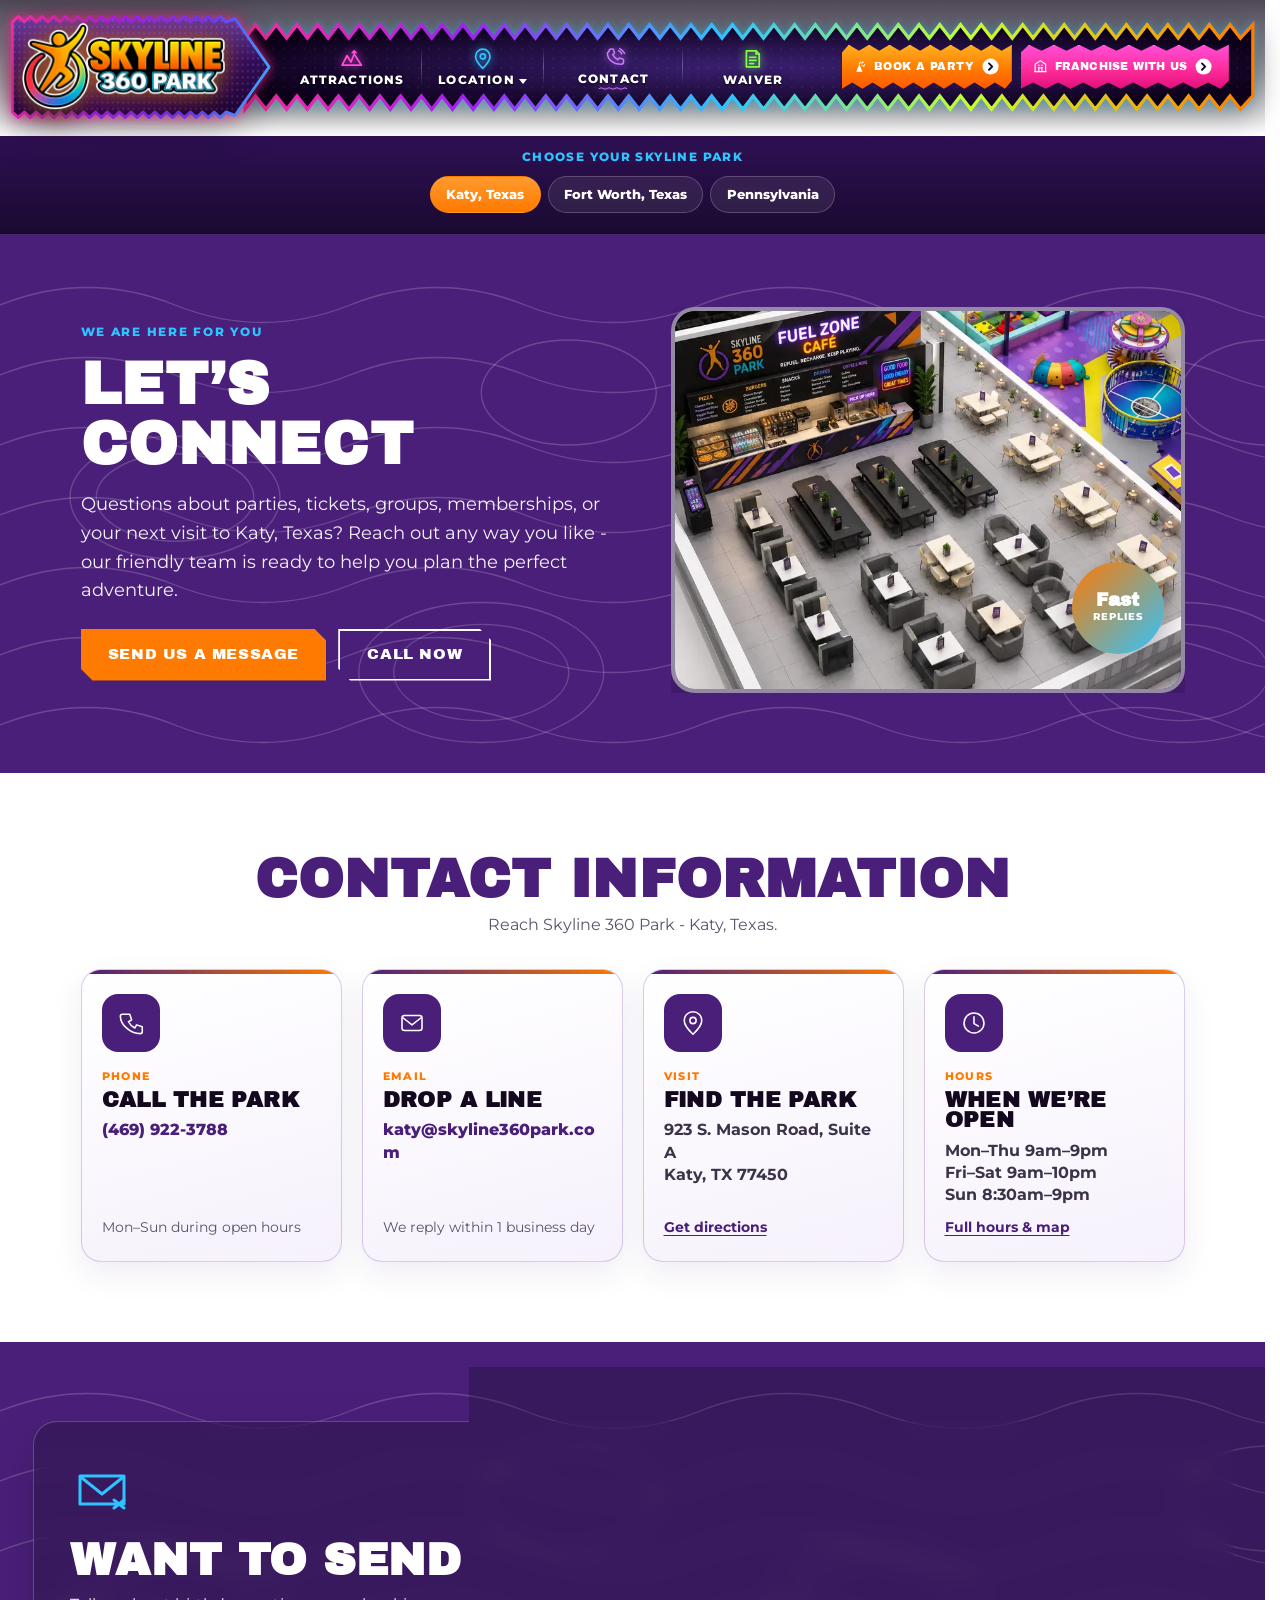
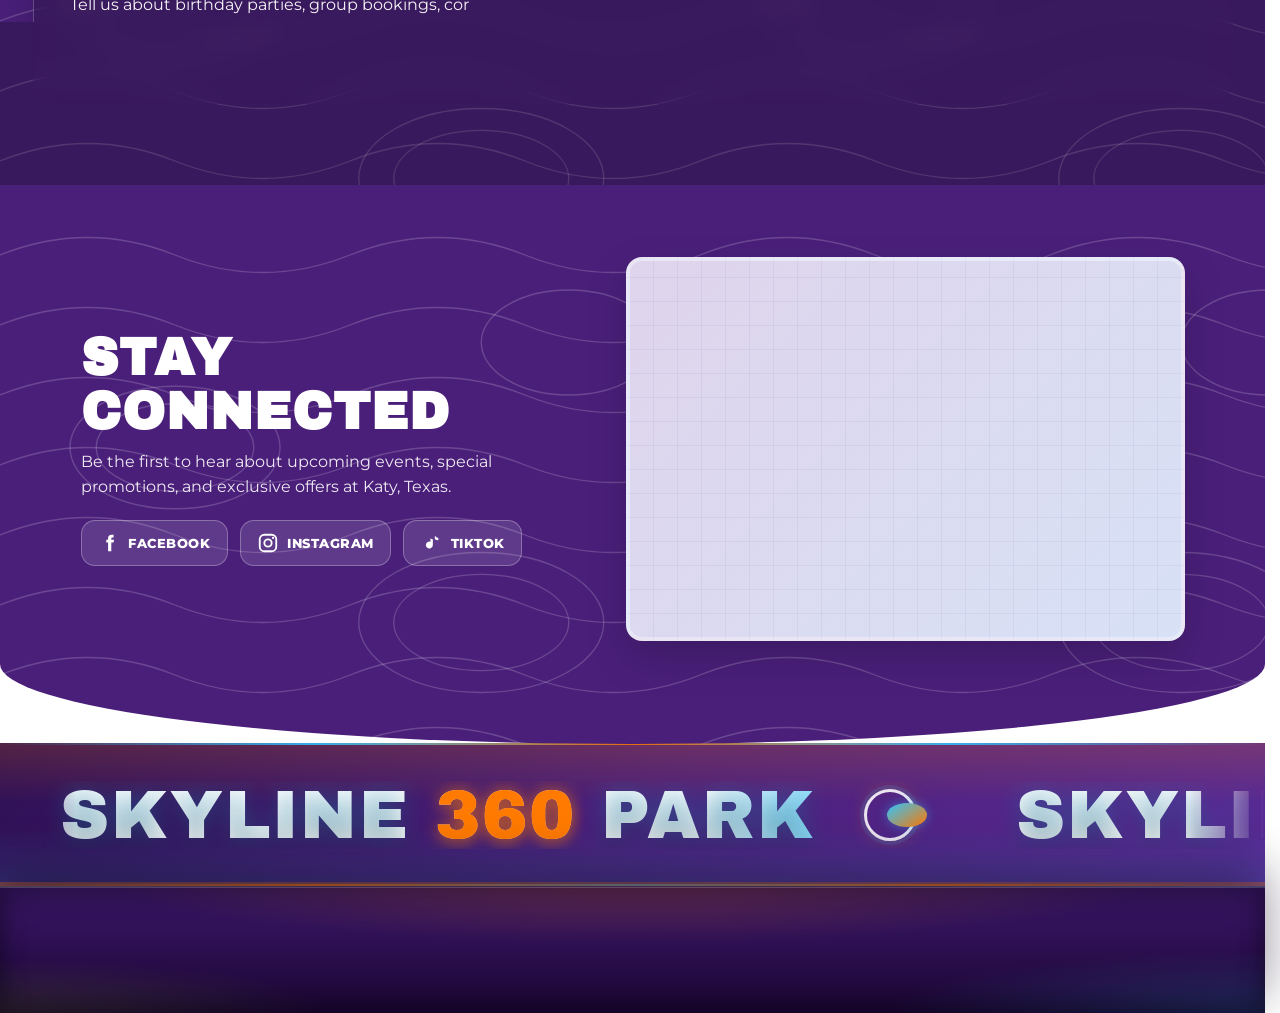
<file: contact.html>
<!DOCTYPE html>
<!--
  Skyline 360 Park
  Design, front-end architecture & build: Steve Ubangha Ewa
  https://nazarng.com/steve.html
-->
<html lang="en">
<head>
  <meta charset="utf-8">
  <meta name="viewport" content="width=device-width, initial-scale=1">
  <title>Contact | Skyline 360 Park</title>
  <meta name="description" content="Contact Skyline 360 Park for parties, group visits, corporate events, memberships, and more. Stay connected for offers and updates.">
  <meta name="author" content="Steve Ubangha Ewa">
  <link rel="author" href="https://nazarng.com/steve.html">
  <link rel="icon" href="assets/favicon.png">
  <link rel="preconnect" href="https://fonts.googleapis.com">
  <link rel="preconnect" href="https://fonts.gstatic.com" crossorigin>
  <link rel="preconnect" href="https://maps.google.com" crossorigin>
  <link rel="dns-prefetch" href="https://maps.google.com">
  <link rel="dns-prefetch" href="https://maps.googleapis.com">
  <link rel="preload" as="style" href="css/styles.css?v=20260905-16">
  <link rel="preload" as="style" href="https://fonts.googleapis.com/css2?family=Archivo+Black&family=Montserrat:wght@400;700;800&display=swap">
  <link href="https://fonts.googleapis.com/css2?family=Archivo+Black&family=Montserrat:wght@400;700;800&display=swap" rel="stylesheet" media="print" onload="this.media='all'">
  <noscript><link href="https://fonts.googleapis.com/css2?family=Archivo+Black&family=Montserrat:wght@400;700;800&display=swap" rel="stylesheet"></noscript>
  <link rel="preload" as="image" href="assets/skylinepics/opt/s8-800.webp" type="image/webp" imagesrcset="assets/skylinepics/opt/s8-480.webp 480w, assets/skylinepics/opt/s8-800.webp 800w, assets/skylinepics/opt/s8-1200.webp 1200w" imagesizes="(max-width: 900px) 92vw, 560px">
  <script>
    // The loader is opt-in on JS so a scripting failure can never strand a
    // visitor behind an overlay; the timeout releases it if main.js never lands.
    (function () {
      var root = document.documentElement;
      root.classList.add("has-loader", "is-loading");
      window.setTimeout(function () {
        root.classList.remove("has-loader", "is-loading");
      }, 1400);
    })();
  </script>
  <link rel="stylesheet" href="css/styles.css?v=20260905-16">
</head>
<body>
  <div class="page-loader" id="page-loader" role="status" aria-label="Loading Skyline 360 Park">
    <div class="loader-stage" aria-hidden="true">
      <span class="loader-ring loader-track"></span>
      <span class="loader-ring loader-track-inner"></span>
      <span class="loader-ring loader-sweep"></span>
      <span class="loader-ring loader-sweep loader-sweep-alt"></span>
      <span class="loader-spark"></span>
      <picture class="loader-logo">
        <img src="assets/logo-sm.png" alt="" width="220" height="66" decoding="async" fetchpriority="low">
      </picture>
    </div>
    <p class="loader-caption" aria-hidden="true">360&deg; of fun</p>
    <div class="loader-bar" aria-hidden="true"><span></span></div>
  </div>
  <header class="site-header">
    <div class="header-inner">
      <a class="brand brand-panel" href="index.html" aria-label="Skyline 360 Park home">
        <img class="brand-chrome" src="assets/nav-brand-chrome.svg" alt="" width="340" height="120" aria-hidden="true" decoding="async" fetchpriority="low">
        <img class="brand-logo" src="assets/logo-nav.png" alt="Skyline 360 Park" width="412" height="176" decoding="async" fetchpriority="high">
      </a>

      <div class="header-main">
        <img class="header-main-chrome" src="assets/nav-bar-chrome.svg" alt="" width="980" height="100" aria-hidden="true" decoding="async" fetchpriority="low">
        <div class="header-main-body">
          <nav class="nav-desktop" aria-label="Primary">
            <a class="nav-link" href="attractions.html">
              <span class="nav-ico nav-ico-attractions" aria-hidden="true">
                <svg viewBox="0 0 32 32" fill="none"><path d="M4 24 L10 12 L15 20 L19 10 L28 24 Z" stroke="currentColor" stroke-width="2.2" stroke-linejoin="round"/><path d="M19 10 V6 M19 6 L16.5 8.5 M19 6 L21.5 8.5" stroke="currentColor" stroke-width="2" stroke-linecap="round" stroke-linejoin="round"/></svg>
              </span>
              <span class="nav-label">Attractions</span>
            </a>
            <div class="nav-item has-dropdown">
              <button type="button" class="nav-dropdown-toggle nav-link" aria-expanded="false" aria-haspopup="true">
                <span class="nav-ico nav-ico-location" aria-hidden="true">
                  <svg viewBox="0 0 32 32" fill="none"><path d="M16 28s-9-9.2-9-15a9 9 0 1 1 18 0c0 5.8-9 15-9 15z" stroke="currentColor" stroke-width="2.2" stroke-linejoin="round"/><circle cx="16" cy="13" r="3.2" stroke="currentColor" stroke-width="2.2"/></svg>
                </span>
                <span class="nav-label">Location <span class="nav-caret" aria-hidden="true"></span></span>
              </button>
              <div class="nav-dropdown" role="menu">
                <div class="nav-dropdown-inner">
                  <a href="location.html?id=katy" role="menuitem">Katy, Texas</a>
                  <a href="location.html?id=fort-worth" role="menuitem">Fort Worth, Texas</a>
                  <a href="location.html?id=pennsylvania" role="menuitem">Pennsylvania</a>
                </div>
              </div>
            </div>
            <a class="nav-link is-active" href="contact.html">
              <span class="nav-ico nav-ico-contact" aria-hidden="true">
                <svg viewBox="0 0 32 32" fill="none"><path d="M10 8c0-1.5 1.2-3 3-3h1.2c.7 0 1.3.4 1.5 1.1l1 3.2c.2.7 0 1.4-.6 1.8l-1.4 1c1.4 2.8 3.6 5 6.4 6.4l1-1.4c.4-.6 1.1-.8 1.8-.6l3.2 1c.7.2 1.1.8 1.1 1.5V21c0 1.8-1.5 3-3 3C14.6 24 8 17.4 8 10z" stroke="currentColor" stroke-width="2" stroke-linejoin="round"/><path d="M22 7c1.8 1 3.2 2.4 4 4M23.5 4.5c2.6 1.4 4.6 3.5 6 6" stroke="currentColor" stroke-width="2" stroke-linecap="round"/></svg>
              </span>
              <span class="nav-label nav-label-contact">Contact</span>
            </a>
          
            <a class="nav-link" href="waiver.html?mode=walkin">
              <span class="nav-ico nav-ico-waiver" aria-hidden="true">
                <svg viewBox="0 0 32 32" fill="none"><path d="M8 6h12l4 4v16H8V6z" stroke="currentColor" stroke-width="2.2" stroke-linejoin="round"/><path d="M20 6v4h4M12 14h8M12 18h8M12 22h5" stroke="currentColor" stroke-width="2" stroke-linecap="round"/></svg>
              </span>
              <span class="nav-label">Waiver</span>
            </a></nav>

          <div class="header-ctas">
            <a class="btn-stamp btn-stamp-party" href="book-party.html">
              <span class="btn-stamp-ico" aria-hidden="true">
                <svg viewBox="0 0 32 32" fill="none"><path d="M8 26 L14 12 L20 26 Z" fill="currentColor"/><path d="M14 12 L16 7" stroke="currentColor" stroke-width="2" stroke-linecap="round"/><circle cx="20" cy="8" r="1.4" fill="currentColor"/><circle cx="24" cy="12" r="1.2" fill="currentColor"/><circle cx="22" cy="16" r="1.1" fill="currentColor"/><path d="M18 10l4-2M19 14l5 1" stroke="currentColor" stroke-width="1.6" stroke-linecap="round"/></svg>
              </span>
              <span class="btn-stamp-text">Book a Party</span>
              <span class="btn-stamp-arrow" aria-hidden="true">
                <svg viewBox="0 0 24 24" fill="none"><circle cx="12" cy="12" r="10" fill="currentColor"/><path d="M10 8l4 4-4 4" stroke="#1a0530" stroke-width="2.4" stroke-linecap="round" stroke-linejoin="round"/></svg>
              </span>
            </a>
            <a class="btn-stamp btn-stamp-visit" href="franchise.html">
              <span class="btn-stamp-ico" aria-hidden="true">
                <svg viewBox="0 0 32 32" fill="none"><path d="M4 26h24M6 26V12l10-7 10 7v14" stroke="currentColor" stroke-width="2.2" stroke-linejoin="round"/><path d="M13 26v-7h6v7" stroke="currentColor" stroke-width="2.2" stroke-linejoin="round"/><path d="M12 14h2M18 14h2M12 18h2M18 18h2" stroke="currentColor" stroke-width="2" stroke-linecap="round"/></svg>
              </span>
              <span class="btn-stamp-text">Franchise With Us</span>
              <span class="btn-stamp-arrow" aria-hidden="true">
                <svg viewBox="0 0 24 24" fill="none"><circle cx="12" cy="12" r="10" fill="currentColor"/><path d="M10 8l4 4-4 4" stroke="#1a0530" stroke-width="2.4" stroke-linecap="round" stroke-linejoin="round"/></svg>
              </span>
            </a>
          </div>
        </div>
      </div>

      <button class="nav-toggle" type="button" aria-expanded="false" aria-controls="mobileNav" aria-label="Open menu">
        <span></span><span></span><span></span>
      </button>
    </div>
  </header>

  <nav class="mobile-nav" id="mobileNav" aria-label="Mobile">
    <a href="attractions.html">Attractions</a>
    <div class="mobile-dropdown">
      <button type="button" class="mobile-dropdown-toggle" aria-expanded="false">
        Location
        <span class="nav-caret" aria-hidden="true"></span>
      </button>
      <div class="mobile-dropdown-panel">
        <a href="location.html?id=katy">Katy, Texas</a>
        <a href="location.html?id=fort-worth">Fort Worth, Texas</a>
        <a href="location.html?id=pennsylvania">Pennsylvania</a>
      </div>
    </div>
    <a href="contact.html">Contact</a>
    
    <a href="waiver.html?mode=walkin">Waiver</a>
<div class="mobile-nav-ctas">
      <a class="btn-stamp btn-stamp-party" href="book-party.html">
        <span class="btn-stamp-text">Book a Party</span>
      </a>
      <a class="btn-stamp btn-stamp-visit" href="franchise.html">
        <span class="btn-stamp-text">Franchise With Us</span>
      </a>
    </div>
  </nav>

  <main>
    <!-- Location picker — drives hero, contact cards, message CTA, and map -->
    <div class="contact-loc-bar" data-contact-locations>
      <div class="wrap">
        <p class="contact-loc-bar-label">Choose your Skyline park</p>
        <div class="contact-loc-tabs" data-contact-tabs role="tablist" aria-label="Park locations"></div>
        <p class="contact-loc-pending" data-contact-pending hidden></p>
      </div>
    </div>

    <!-- Contact hero -->
    <section class="contact-hero topo" aria-label="Contact welcome">
      <div class="wrap contact-hero-flex">
        <div class="contact-hero-copy reveal reveal-left">
          <p class="eyebrow">We are here for you</p>
          <h1>Let&rsquo;s Connect</h1>
          <p class="contact-hero-lead" data-contact-hero-lead>
            Questions about parties, tickets, groups, memberships, or your next visit? Reach out any way you like -
            our friendly team is ready to help you plan the perfect adventure.
          </p>
          <div class="contact-hero-actions">
            <a
              class="btn btn-lg"
              href="https://www.booking.skyline360park.com/contact-us/"
              target="_blank"
              rel="noopener noreferrer"
              data-contact-hero-message
            >Send Us a Message</a>
            <a class="btn btn-lg btn-ghost-light" href="tel:+14699223788" data-contact-hero-call>Call Now</a>
          </div>
        </div>
        <div class="contact-hero-visual reveal reveal-right">
          <figure class="contact-hero-photo media-zoom" data-tilt>
            <picture>
              <source type="image/webp" srcset="assets/skylinepics/opt/s8-480.webp 480w, assets/skylinepics/opt/s8-800.webp 800w, assets/skylinepics/opt/s8-1200.webp 1200w" sizes="(max-width: 900px) 92vw, 560px">
              <img src="assets/skylinepics/opt/s8-800.jpg" srcset="assets/skylinepics/opt/s8-480.jpg 480w, assets/skylinepics/opt/s8-800.jpg 800w, assets/skylinepics/opt/s8-1200.jpg 1200w" sizes="(max-width: 900px) 92vw, 560px" alt="Fuel Zone Café counter and seating at Skyline 360 Park" width="800" height="600" loading="eager" decoding="async" fetchpriority="high">
            </picture>
          </figure>
          <div class="contact-hero-badge" aria-hidden="true">
            <strong>Fast</strong>
            <span>Replies</span>
          </div>
        </div>
      </div>
    </section>

    <!-- Multi-location contact grid (filled from parks-data.js) -->
    <section class="section contact-info-section" id="contact-info" aria-label="Contact information">
      <div class="wrap">
        <div class="contact-info-head reveal">
          <h2>Contact Information</h2>
          <p data-contact-sub>Choose a location, then reach Skyline 360 Park four easy ways.</p>
        </div>

        <div class="contact-info-grid" data-contact-grid>
          <!-- Cards rendered by js/contact-locations.js -->
        </div>
      </div>
    </section>

    <!-- Message CTA — href updates per selected park -->
    <section class="contact-message-cta topo" aria-label="Send a message">
      <div class="wrap contact-message-flex reveal">
        <div class="contact-message-copy">
          <div class="contact-message-icon" aria-hidden="true">
            <svg viewBox="0 0 64 64" fill="none">
              <path d="M10 18h44v28H10V18z" stroke="currentColor" stroke-width="3" stroke-linejoin="round"/>
              <path d="M12 20l20 16L52 20" stroke="currentColor" stroke-width="3" stroke-linecap="round" stroke-linejoin="round"/>
              <path d="M44 42l10 8M44 50l10-8" stroke="currentColor" stroke-width="3" stroke-linecap="round"/>
            </svg>
          </div>
          <h2 data-contact-message-title>Want to Send Us a Message?</h2>
          <p data-contact-message-body>
            Tell us about birthday parties, group bookings, corporate events, memberships, or anything else.
            Tap below to open our message form.
          </p>
        </div>
        <a
          class="btn btn-lg contact-message-btn"
          href="https://www.booking.skyline360park.com/contact-us/"
          target="_blank"
          rel="noopener noreferrer"
          data-contact-message
        >Send Us a Message</a>
      </div>
    </section>

    <!-- Social + map strip — map updates per selected park -->
    <section class="contact-connect section section-blue topo curve-bottom">
      <div class="wrap contact-connect-flex">
        <div class="contact-connect-copy reveal reveal-left">
          <h2>Stay Connected</h2>
          <p data-contact-connect-sub>Be the first to hear about upcoming events, special promotions, seasonal activities, and exclusive offers.</p>
          <div class="contact-socials">
            <a class="contact-social" href="https://www.facebook.com/profile.php?id=61591821820833" target="_blank" rel="noopener" aria-label="Skyline 360 Park on Facebook">
              <svg viewBox="0 0 24 24" fill="none" aria-hidden="true">
                <path d="M14.5 8.5V7.2c0-.7.5-1.2 1.2-1.2H17V3h-2.1C12.3 3 11 4.4 11 6.7v1.8H9v2.9h2V21h3.5v-9.6h2.4l.6-2.9h-3z" fill="currentColor"/>
              </svg>
              <span>Facebook</span>
            </a>
            <a class="contact-social" href="https://www.instagram.com/skyline.360?utm_source=qr" target="_blank" rel="noopener" aria-label="Skyline 360 Park on Instagram">
              <svg viewBox="0 0 24 24" fill="none" aria-hidden="true">
                <rect x="3" y="3" width="18" height="18" rx="5" stroke="currentColor" stroke-width="2"/>
                <circle cx="12" cy="12" r="4" stroke="currentColor" stroke-width="2"/>
                <circle cx="17.5" cy="6.5" r="1.2" fill="currentColor"/>
              </svg>
              <span>Instagram</span>
            </a>
            <a class="contact-social" href="https://www.tiktok.com/@skyline360_?_r=1&amp;_t=ZP-985xBaPZfsl" target="_blank" rel="noopener" aria-label="Skyline 360 Park on TikTok">
              <svg viewBox="0 0 24 24" fill="none" aria-hidden="true">
                <path d="M14 4v10.2a3.8 3.8 0 1 1-2.6-3.6V7.2A6 6 0 0 0 14 8V4h2.2A5.8 5.8 0 0 0 20 6.5V9a8.5 8.5 0 0 1-3.8-1V4H14z" fill="currentColor"/>
              </svg>
              <span>TikTok</span>
            </a>
          </div>
        </div>
        <div class="contact-connect-map reveal reveal-right">
          <div class="map-frame map-frame-flex is-loading">
            <iframe
              title="Map to Skyline 360 Park"
              loading="eager"
              referrerpolicy="no-referrer-when-downgrade"
              data-contact-map
              data-src="https://maps.google.com/maps?q=29.78578,-95.82452&z=14&ie=UTF8&output=embed"
              src="https://maps.google.com/maps?q=29.78578,-95.82452&z=14&ie=UTF8&output=embed"
            ></iframe>
          </div>
        </div>
      </div>
    </section>

    <section class="footer-brand" aria-label="Brand">
      <div class="mega-marquee" aria-hidden="true">
        <div class="marquee-track">
          <span class="mega-item"><span class="mega-name">Skyline <em>360</em> Park</span><span class="orb"><span></span></span></span>
          <span class="mega-item"><span class="mega-name">Skyline <em>360</em> Park</span><span class="orb"><span></span></span></span>
          <span class="mega-item"><span class="mega-name">Skyline <em>360</em> Park</span><span class="orb"><span></span></span></span>
          <span class="mega-item"><span class="mega-name">Skyline <em>360</em> Park</span><span class="orb"><span></span></span></span>
        </div>
      </div>
    </section>
  </main>

    <footer class="site-footer">
    <nav class="footer-links" aria-label="Helpful links">
      <a href="waiver.html?mode=walkin" data-waiver-entry>Sign a waiver</a>
    </nav>
    <p class="footer-copy">
      <span class="footer-copy-brand">&copy; @skyline360</span>
      <span class="footer-copy-sep" aria-hidden="true">·</span>
      <span class="footer-copy-note">All Rights Reserved.</span>
    </p>
  </footer>

  <script src="js/parks-data.js?v=20260905-10" defer></script>
  <script src="js/main.js?v=20260905-10" defer></script>
  <script src="js/location-guide.js?v=20260905-16" defer></script>
  <script src="js/contact-locations.js?v=20260823-66" defer></script>
</body>
</html>
</file>
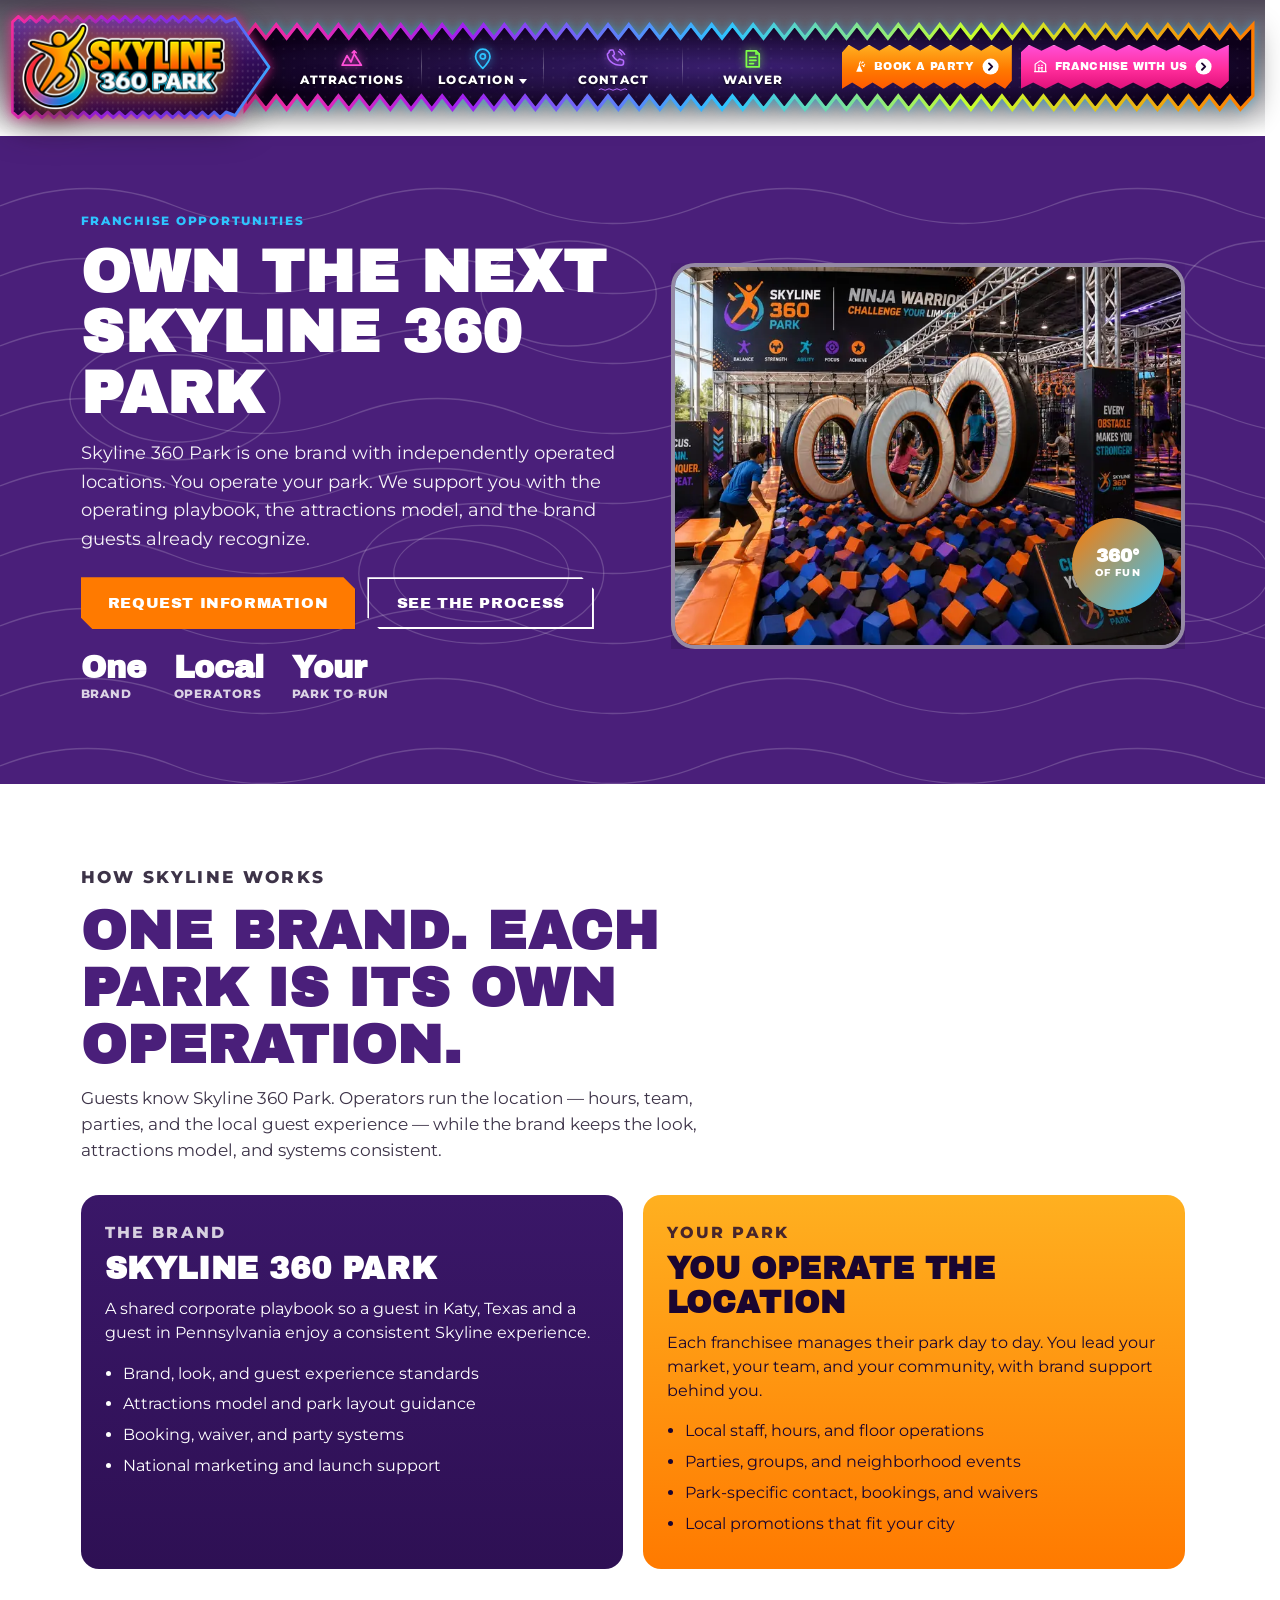
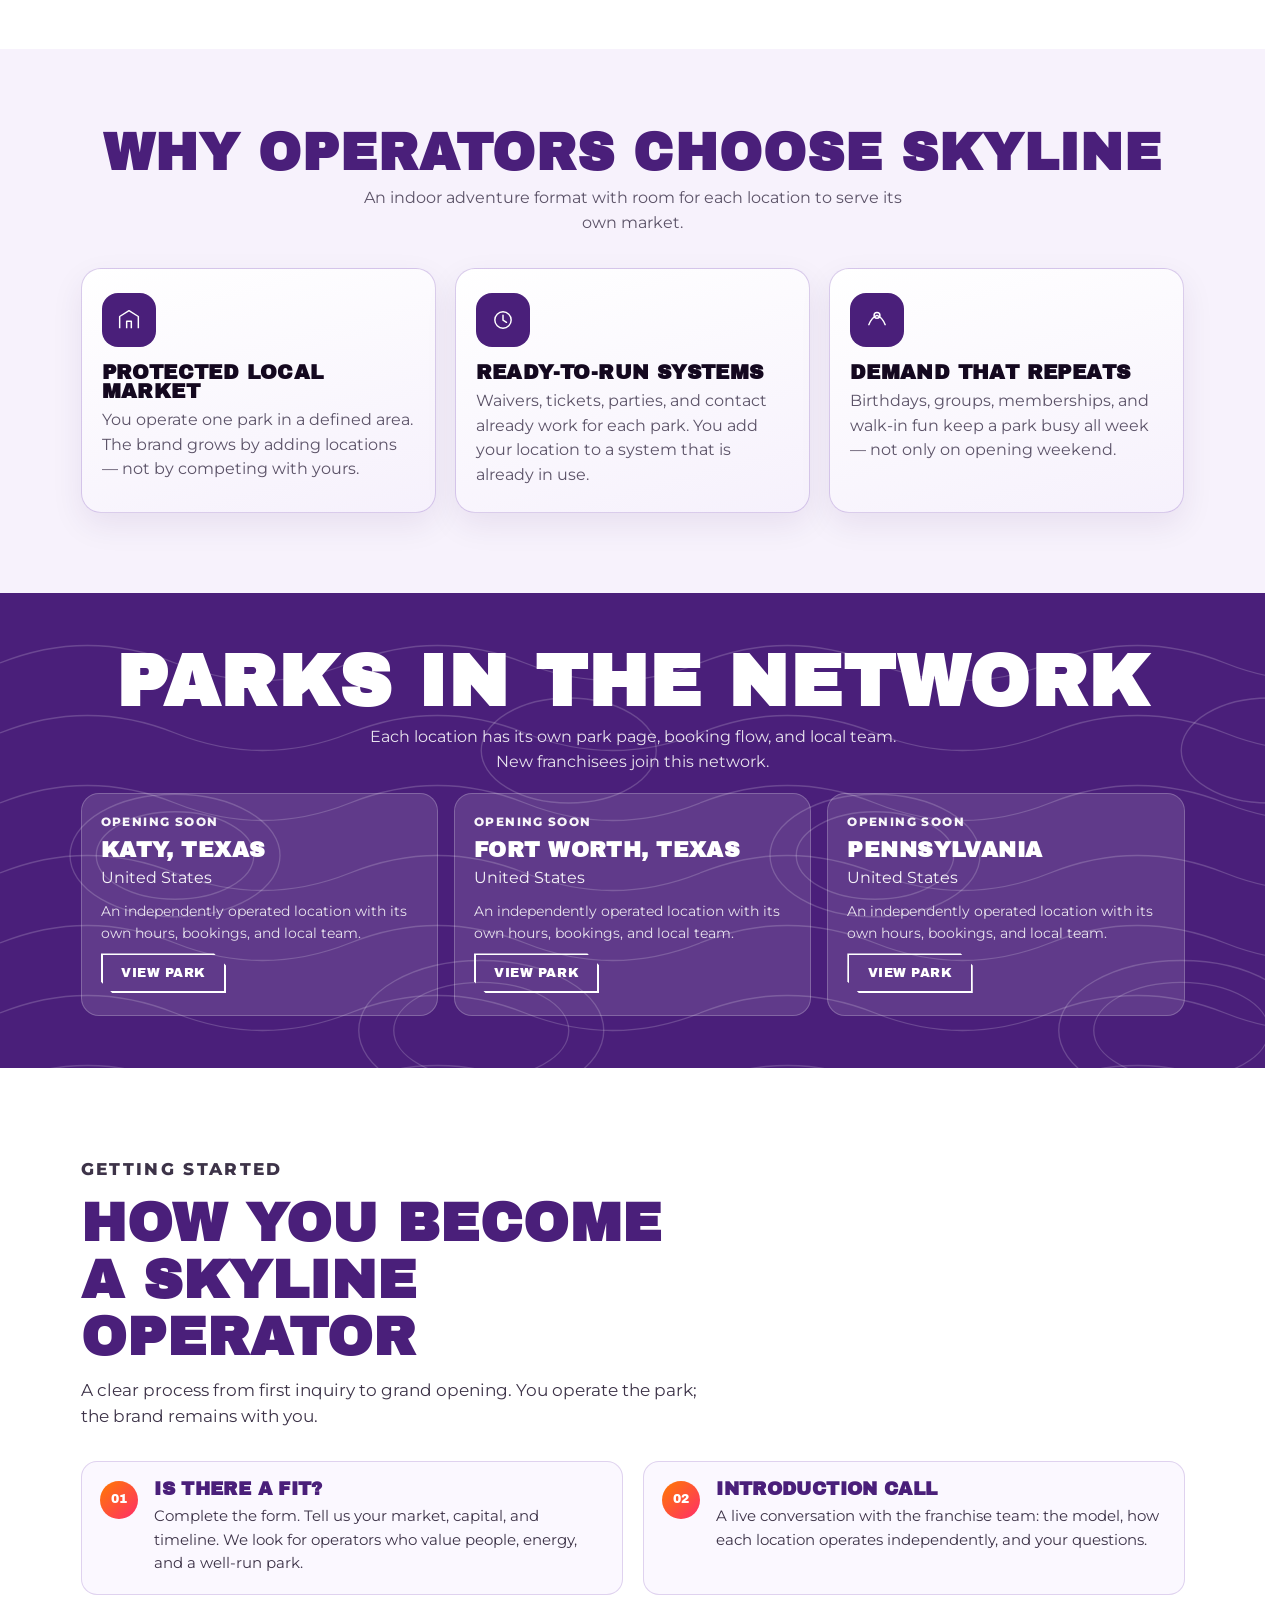
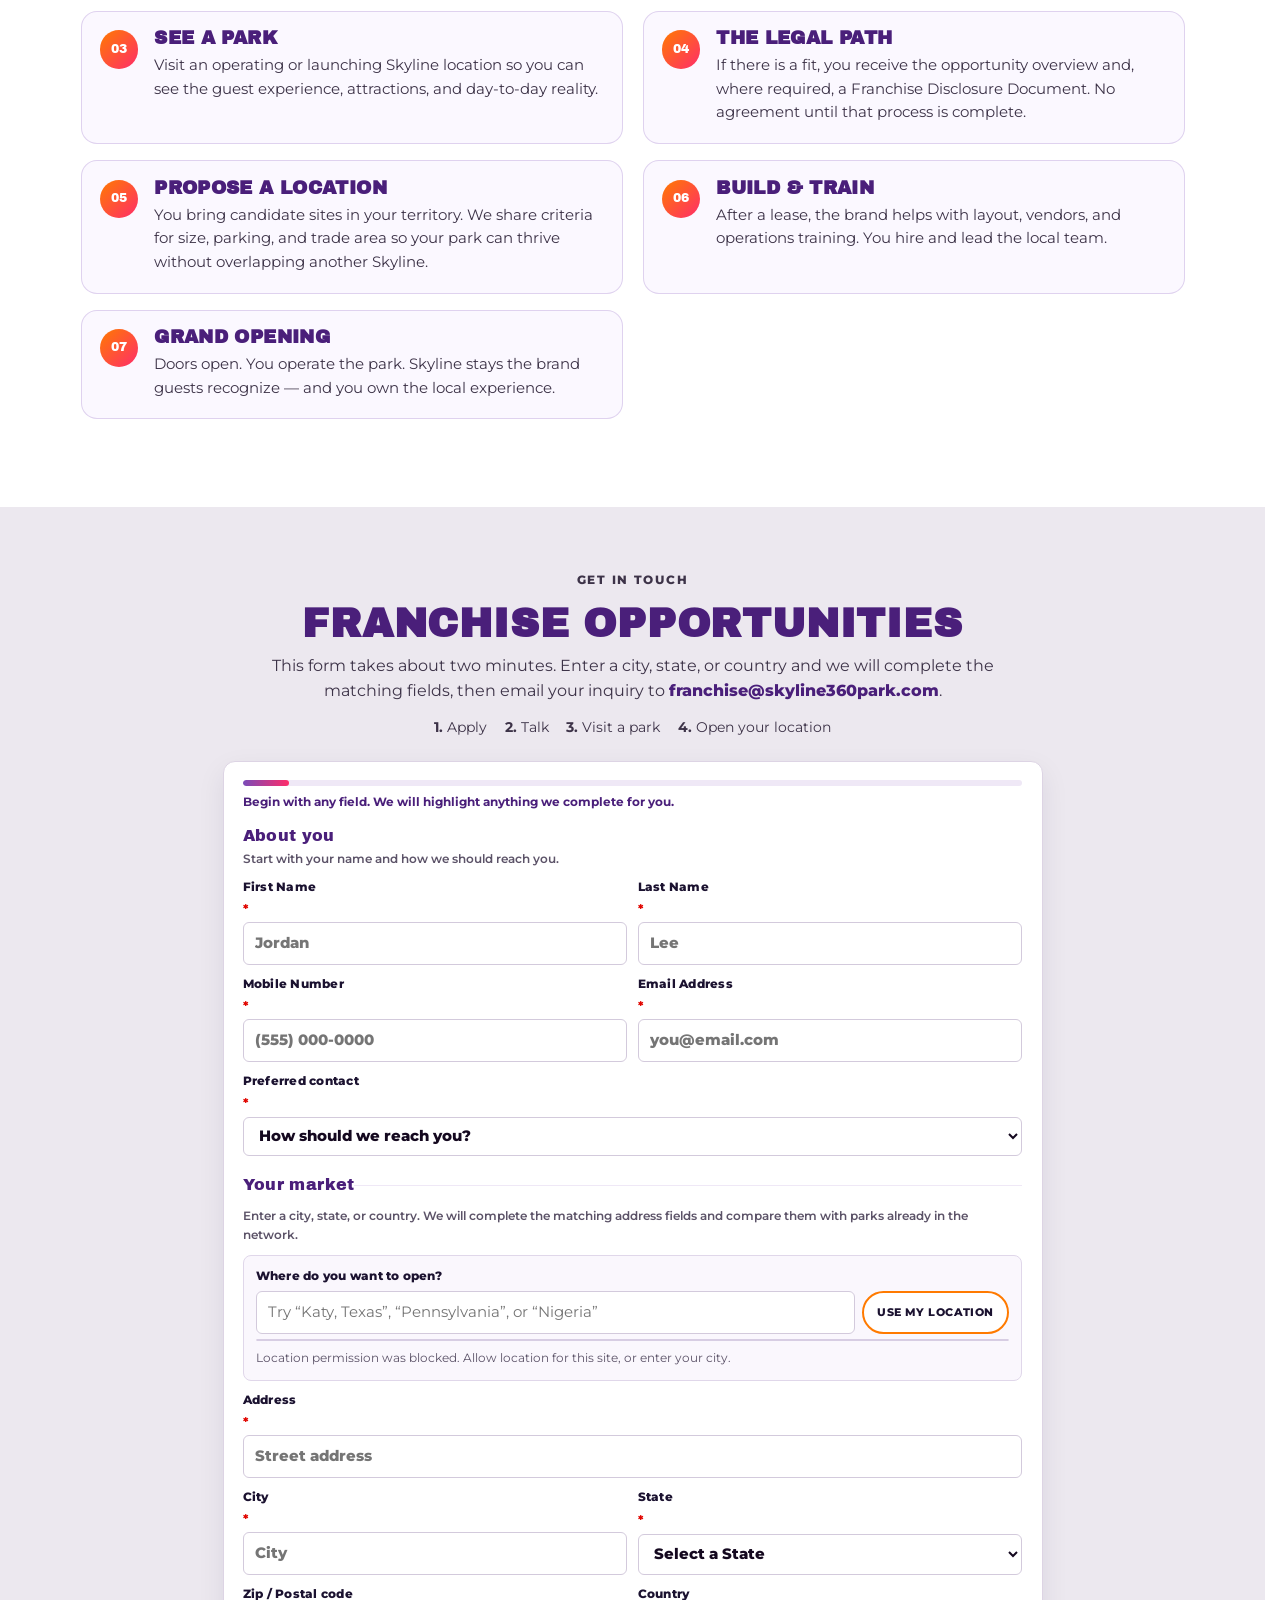
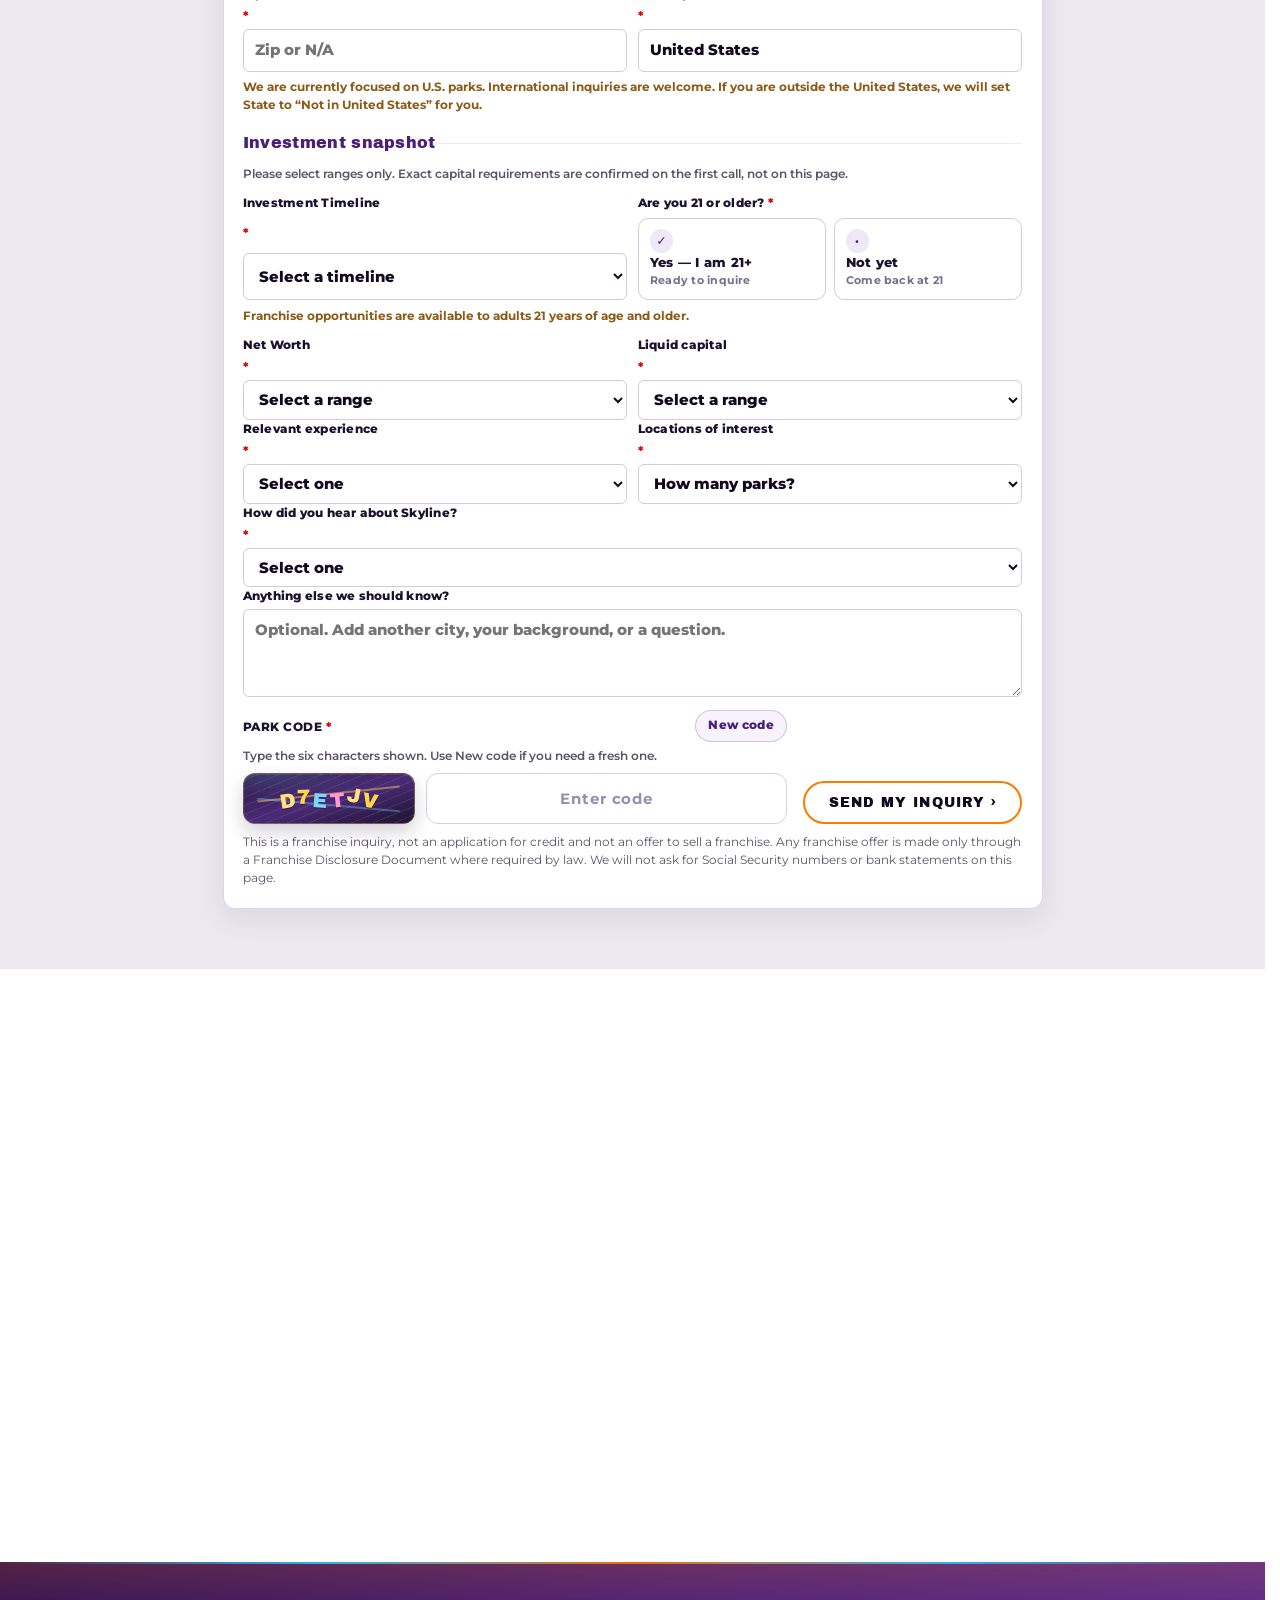
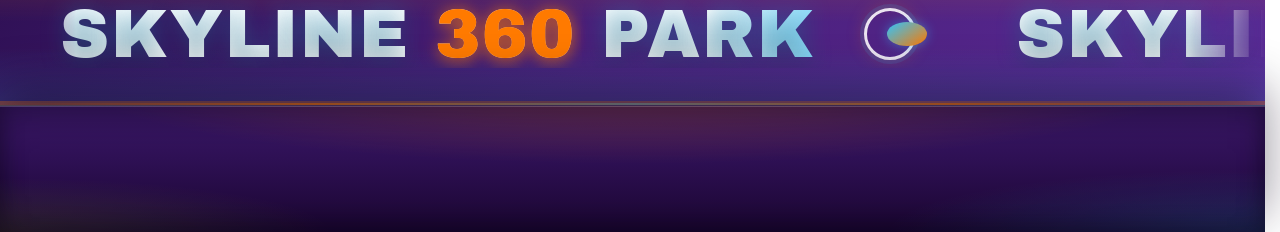
<file: franchise.html>
<!DOCTYPE html>
<!--
  Skyline 360 Park
  Design, front-end architecture & build: Steve Ubangha Ewa
  https://nazarng.com/steve.html
-->
<html lang="en">
<head>
  <meta charset="utf-8">
  <meta name="viewport" content="width=device-width, initial-scale=1">
  <title>Franchise With Us | Skyline 360 Park</title>
  <meta name="description" content="Own a Skyline 360 Park. One brand, independently operated locations. Inquire to bring Skyline to your market.">
  <meta name="author" content="Steve Ubangha Ewa">
  <link rel="author" href="https://nazarng.com/steve.html">
  <link rel="icon" href="assets/favicon.png">
  <link rel="preconnect" href="https://fonts.googleapis.com">
  <link rel="preconnect" href="https://fonts.gstatic.com" crossorigin>
  <link rel="preload" as="style" href="css/styles.css?v=20260905-16">
  <link rel="preload" as="style" href="https://fonts.googleapis.com/css2?family=Archivo+Black&family=Montserrat:wght@400;700;800&display=swap">
  <link href="https://fonts.googleapis.com/css2?family=Archivo+Black&family=Montserrat:wght@400;700;800&display=swap" rel="stylesheet" media="print" onload="this.media='all'">
  <noscript><link href="https://fonts.googleapis.com/css2?family=Archivo+Black&family=Montserrat:wght@400;700;800&display=swap" rel="stylesheet"></noscript>
  <link rel="preload" as="image" href="assets/skylinepics/opt/s1-800.webp" type="image/webp" imagesrcset="assets/skylinepics/opt/s1-480.webp 480w, assets/skylinepics/opt/s1-800.webp 800w, assets/skylinepics/opt/s1-1200.webp 1200w" imagesizes="(max-width: 900px) 92vw, 560px">
  <script>
    (function () {
      var root = document.documentElement;
      root.classList.add("has-loader", "is-loading");
      window.setTimeout(function () {
        root.classList.remove("has-loader", "is-loading");
      }, 1400);
    })();
  </script>
  <link rel="stylesheet" href="css/styles.css?v=20260905-16">
</head>
<body data-page="franchise">
  <div class="page-loader" id="page-loader" role="status" aria-label="Loading Skyline 360 Park">
    <div class="loader-stage" aria-hidden="true">
      <span class="loader-ring loader-track"></span>
      <span class="loader-ring loader-track-inner"></span>
      <span class="loader-ring loader-sweep"></span>
      <span class="loader-ring loader-sweep loader-sweep-alt"></span>
      <span class="loader-spark"></span>
      <picture class="loader-logo">
        <img src="assets/logo-sm.png" alt="" width="220" height="66" decoding="async" fetchpriority="low">
      </picture>
    </div>
    <p class="loader-caption" aria-hidden="true">360&deg; of fun</p>
    <div class="loader-bar" aria-hidden="true"><span></span></div>
  </div>
  <header class="site-header">
    <div class="header-inner">
      <a class="brand brand-panel" href="index.html" aria-label="Skyline 360 Park home">
        <img class="brand-chrome" src="assets/nav-brand-chrome.svg" alt="" width="340" height="120" aria-hidden="true" decoding="async" fetchpriority="low">
        <img class="brand-logo" src="assets/logo-nav.png" alt="Skyline 360 Park" width="412" height="176" decoding="async" fetchpriority="high">
      </a>

      <div class="header-main">
        <img class="header-main-chrome" src="assets/nav-bar-chrome.svg" alt="" width="980" height="100" aria-hidden="true" decoding="async" fetchpriority="low">
        <div class="header-main-body">
          <nav class="nav-desktop" aria-label="Primary">
            <a class="nav-link" href="attractions.html">
              <span class="nav-ico nav-ico-attractions" aria-hidden="true">
                <svg viewBox="0 0 32 32" fill="none"><path d="M4 24 L10 12 L15 20 L19 10 L28 24 Z" stroke="currentColor" stroke-width="2.2" stroke-linejoin="round"/><path d="M19 10 V6 M19 6 L16.5 8.5 M19 6 L21.5 8.5" stroke="currentColor" stroke-width="2" stroke-linecap="round" stroke-linejoin="round"/></svg>
              </span>
              <span class="nav-label">Attractions</span>
            </a>
            <div class="nav-item has-dropdown">
              <button type="button" class="nav-dropdown-toggle nav-link" aria-expanded="false" aria-haspopup="true">
                <span class="nav-ico nav-ico-location" aria-hidden="true">
                  <svg viewBox="0 0 32 32" fill="none"><path d="M16 28s-9-9.2-9-15a9 9 0 1 1 18 0c0 5.8-9 15-9 15z" stroke="currentColor" stroke-width="2.2" stroke-linejoin="round"/><circle cx="16" cy="13" r="3.2" stroke="currentColor" stroke-width="2.2"/></svg>
                </span>
                <span class="nav-label">Location <span class="nav-caret" aria-hidden="true"></span></span>
              </button>
              <div class="nav-dropdown" role="menu">
                <div class="nav-dropdown-inner">
                  <a href="location.html?id=katy" role="menuitem">Katy, Texas</a>
                  <a href="location.html?id=fort-worth" role="menuitem">Fort Worth, Texas</a>
                  <a href="location.html?id=pennsylvania" role="menuitem">Pennsylvania</a>
                </div>
              </div>
            </div>
            <a class="nav-link" href="contact.html">
              <span class="nav-ico nav-ico-contact" aria-hidden="true">
                <svg viewBox="0 0 32 32" fill="none"><path d="M10 8c0-1.5 1.2-3 3-3h1.2c.7 0 1.3.4 1.5 1.1l1 3.2c.2.7 0 1.4-.6 1.8l-1.4 1c1.4 2.8 3.6 5 6.4 6.4l1-1.4c.4-.6 1.1-.8 1.8-.6l3.2 1c.7.2 1.1.8 1.1 1.5V21c0 1.8-1.5 3-3 3C14.6 24 8 17.4 8 10z" stroke="currentColor" stroke-width="2" stroke-linejoin="round"/><path d="M22 7c1.8 1 3.2 2.4 4 4M23.5 4.5c2.6 1.4 4.6 3.5 6 6" stroke="currentColor" stroke-width="2" stroke-linecap="round"/></svg>
              </span>
              <span class="nav-label nav-label-contact">Contact</span>
            </a>
          
            <a class="nav-link" href="waiver.html?mode=walkin">
              <span class="nav-ico nav-ico-waiver" aria-hidden="true">
                <svg viewBox="0 0 32 32" fill="none"><path d="M8 6h12l4 4v16H8V6z" stroke="currentColor" stroke-width="2.2" stroke-linejoin="round"/><path d="M20 6v4h4M12 14h8M12 18h8M12 22h5" stroke="currentColor" stroke-width="2" stroke-linecap="round"/></svg>
              </span>
              <span class="nav-label">Waiver</span>
            </a></nav>

          <div class="header-ctas">
            <a class="btn-stamp btn-stamp-party" href="book-party.html">
              <span class="btn-stamp-ico" aria-hidden="true">
                <svg viewBox="0 0 32 32" fill="none"><path d="M8 26 L14 12 L20 26 Z" fill="currentColor"/><path d="M14 12 L16 7" stroke="currentColor" stroke-width="2" stroke-linecap="round"/><circle cx="20" cy="8" r="1.4" fill="currentColor"/><circle cx="24" cy="12" r="1.2" fill="currentColor"/><circle cx="22" cy="16" r="1.1" fill="currentColor"/><path d="M18 10l4-2M19 14l5 1" stroke="currentColor" stroke-width="1.6" stroke-linecap="round"/></svg>
              </span>
              <span class="btn-stamp-text">Book a Party</span>
              <span class="btn-stamp-arrow" aria-hidden="true">
                <svg viewBox="0 0 24 24" fill="none"><circle cx="12" cy="12" r="10" fill="currentColor"/><path d="M10 8l4 4-4 4" stroke="#1a0530" stroke-width="2.4" stroke-linecap="round" stroke-linejoin="round"/></svg>
              </span>
            </a>
            <a class="btn-stamp btn-stamp-visit" href="#apply" aria-current="page">
              <span class="btn-stamp-ico" aria-hidden="true">
                <svg viewBox="0 0 32 32" fill="none"><path d="M4 26h24M6 26V12l10-7 10 7v14" stroke="currentColor" stroke-width="2.2" stroke-linejoin="round"/><path d="M13 26v-7h6v7" stroke="currentColor" stroke-width="2.2" stroke-linejoin="round"/><path d="M12 14h2M18 14h2M12 18h2M18 18h2" stroke="currentColor" stroke-width="2" stroke-linecap="round"/></svg>
              </span>
              <span class="btn-stamp-text">Franchise With Us</span>
              <span class="btn-stamp-arrow" aria-hidden="true">
                <svg viewBox="0 0 24 24" fill="none"><circle cx="12" cy="12" r="10" fill="currentColor"/><path d="M10 8l4 4-4 4" stroke="#1a0530" stroke-width="2.4" stroke-linecap="round" stroke-linejoin="round"/></svg>
              </span>
            </a>
          </div>
        </div>
      </div>

      <button class="nav-toggle" type="button" aria-expanded="false" aria-controls="mobileNav" aria-label="Open menu">
        <span></span><span></span><span></span>
      </button>
    </div>
  </header>

  <nav class="mobile-nav" id="mobileNav" aria-label="Mobile">
    <a href="attractions.html">Attractions</a>
    <div class="mobile-dropdown">
      <button type="button" class="mobile-dropdown-toggle" aria-expanded="false">
        Location
        <span class="nav-caret" aria-hidden="true"></span>
      </button>
      <div class="mobile-dropdown-panel">
        <a href="location.html?id=katy">Katy, Texas</a>
        <a href="location.html?id=fort-worth">Fort Worth, Texas</a>
        <a href="location.html?id=pennsylvania">Pennsylvania</a>
      </div>
    </div>
    <a href="contact.html">Contact</a>
    
    <a href="waiver.html?mode=walkin">Waiver</a>
<div class="mobile-nav-ctas">
      <a class="btn-stamp btn-stamp-party" href="book-party.html">
        <span class="btn-stamp-text">Book a Party</span>
      </a>
      <a class="btn-stamp btn-stamp-visit" href="#apply" aria-current="page">
        <span class="btn-stamp-text">Franchise With Us</span>
      </a>
    </div>
  </nav>

  <main>
    <section class="contact-hero franchise-hero topo" aria-label="Franchise welcome">
      <div class="wrap contact-hero-flex">
        <div class="contact-hero-copy reveal reveal-left">
          <p class="eyebrow">Franchise opportunities</p>
          <h1>Own the next Skyline 360 Park</h1>
          <p class="contact-hero-lead">
            Skyline 360 Park is one brand with independently operated locations.
            You operate your park. We support you with the operating playbook, the attractions model, and the brand guests already recognize.
          </p>
          <div class="contact-hero-actions">
            <a class="btn btn-lg" href="#apply">Request information</a>
            <a class="btn btn-lg btn-ghost-light" href="#process">See the process</a>
          </div>
          <div class="party-page-hero-stats franchise-hero-stats">
            <div><strong>One</strong><span>Brand</span></div>
            <div><strong>Local</strong><span>Operators</span></div>
            <div><strong>Your</strong><span>Park to Run</span></div>
          </div>
        </div>
        <div class="contact-hero-visual reveal reveal-right">
          <figure class="contact-hero-photo media-zoom" data-tilt>
            <picture>
              <source type="image/webp" srcset="assets/skylinepics/opt/s1-480.webp 480w, assets/skylinepics/opt/s1-800.webp 800w, assets/skylinepics/opt/s1-1200.webp 1200w" sizes="(max-width: 900px) 92vw, 560px">
              <img src="assets/skylinepics/opt/s1-800.jpg" srcset="assets/skylinepics/opt/s1-480.jpg 480w, assets/skylinepics/opt/s1-800.jpg 800w, assets/skylinepics/opt/s1-1200.jpg 1200w" sizes="(max-width: 900px) 92vw, 560px" alt="Indoor adventure floor at Skyline 360 Park" width="800" height="600" loading="eager" decoding="async" fetchpriority="high">
            </picture>
          </figure>
          <div class="contact-hero-badge" aria-hidden="true">
            <strong>360&deg;</strong>
            <span>Of Fun</span>
          </div>
        </div>
      </div>
    </section>

    <section class="franchise-model" id="model" aria-label="Brand and park model">
      <div class="wrap">
        <div class="franchise-model-head reveal">
          <p class="eyebrow">How Skyline works</p>
          <h2>One brand. Each park is its own operation.</h2>
          <p>
            Guests know Skyline 360 Park. Operators run the location — hours, team, parties, and the local guest experience —
            while the brand keeps the look, attractions model, and systems consistent.
          </p>
        </div>
        <div class="franchise-model-grid">
          <article class="franchise-model-card franchise-model-brand reveal reveal-left">
            <p class="franchise-model-kicker">The brand</p>
            <h3>Skyline 360 Park</h3>
            <p>A shared corporate playbook so a guest in Katy, Texas and a guest in Pennsylvania enjoy a consistent Skyline experience.</p>
            <ul>
              <li>Brand, look, and guest experience standards</li>
              <li>Attractions model and park layout guidance</li>
              <li>Booking, waiver, and party systems</li>
              <li>National marketing and launch support</li>
            </ul>
          </article>
          <article class="franchise-model-card franchise-model-park reveal reveal-right">
            <p class="franchise-model-kicker">Your park</p>
            <h3>You operate the location</h3>
            <p>Each franchisee manages their park day to day. You lead your market, your team, and your community, with brand support behind you.</p>
            <ul>
              <li>Local staff, hours, and floor operations</li>
              <li>Parties, groups, and neighborhood events</li>
              <li>Park-specific contact, bookings, and waivers</li>
              <li>Local promotions that fit your city</li>
            </ul>
          </article>
        </div>
      </div>
    </section>

    <section class="party-why franchise-why" aria-label="Why franchise">
      <div class="wrap">
        <div class="party-why-head reveal">
          <h2>Why operators choose Skyline</h2>
          <p>An indoor adventure format with room for each location to serve its own market.</p>
        </div>
        <div class="party-why-flex">
          <article class="party-why-card reveal reveal-up" style="--d:0">
            <div class="party-why-icon" aria-hidden="true">
              <svg viewBox="0 0 48 48" fill="none"><path d="M8 38V18l16-10 16 10v20" stroke="currentColor" stroke-width="2.5" stroke-linejoin="round"/><path d="M20 38v-12h8v12" stroke="currentColor" stroke-width="2.5" stroke-linejoin="round"/></svg>
            </div>
            <h3>Protected local market</h3>
            <p>You operate one park in a defined area. The brand grows by adding locations — not by competing with yours.</p>
          </article>
          <article class="party-why-card reveal reveal-up" style="--d:1">
            <div class="party-why-icon" aria-hidden="true">
              <svg viewBox="0 0 48 48" fill="none"><circle cx="24" cy="24" r="14" stroke="currentColor" stroke-width="2.5"/><path d="M24 16v8l6 4" stroke="currentColor" stroke-width="2.5" stroke-linecap="round"/></svg>
            </div>
            <h3>Ready-to-run systems</h3>
            <p>Waivers, tickets, parties, and contact already work for each park. You add your location to a system that is already in use.</p>
          </article>
          <article class="party-why-card reveal reveal-up" style="--d:2">
            <div class="party-why-icon" aria-hidden="true">
              <svg viewBox="0 0 48 48" fill="none"><path d="M10 32c4-10 8-14 14-16 6 2 10 6 14 16" stroke="currentColor" stroke-width="2.5" stroke-linecap="round"/><circle cx="24" cy="16" r="5" stroke="currentColor" stroke-width="2.5"/></svg>
            </div>
            <h3>Demand that repeats</h3>
            <p>Birthdays, groups, memberships, and walk-in fun keep a park busy all week — not only on opening weekend.</p>
          </article>
        </div>
      </div>
    </section>

    <section class="section section-blue topo franchise-markets" aria-label="Current markets">
      <div class="wrap">
        <div class="party-flow-head reveal">
          <h2 class="section-title">Parks in the network</h2>
          <p class="party-flow-lead">Each location has its own park page, booking flow, and local team. New franchisees join this network.</p>
        </div>
        <div class="franchise-market-grid" data-franchise-markets></div>
      </div>
    </section>

    <section class="franchise-process" id="process" aria-label="Franchise process">
      <div class="wrap">
        <div class="franchise-process-head reveal">
          <p class="eyebrow">Getting started</p>
          <h2>How you become a Skyline operator</h2>
          <p>A clear process from first inquiry to grand opening. You operate the park; the brand remains with you.</p>
        </div>
        <ol class="franchise-steps">
          <li class="franchise-step reveal reveal-up" style="--d:0">
            <span>01</span>
            <div>
              <h3>Is there a fit?</h3>
              <p>Complete the form. Tell us your market, capital, and timeline. We look for operators who value people, energy, and a well-run park.</p>
            </div>
          </li>
          <li class="franchise-step reveal reveal-up" style="--d:1">
            <span>02</span>
            <div>
              <h3>Introduction call</h3>
              <p>A live conversation with the franchise team: the model, how each location operates independently, and your questions.</p>
            </div>
          </li>
          <li class="franchise-step reveal reveal-up" style="--d:2">
            <span>03</span>
            <div>
              <h3>See a park</h3>
              <p>Visit an operating or launching Skyline location so you can see the guest experience, attractions, and day-to-day reality.</p>
            </div>
          </li>
          <li class="franchise-step reveal reveal-up" style="--d:3">
            <span>04</span>
            <div>
              <h3>The legal path</h3>
              <p>If there is a fit, you receive the opportunity overview and, where required, a Franchise Disclosure Document. No agreement until that process is complete.</p>
            </div>
          </li>
          <li class="franchise-step reveal reveal-up" style="--d:4">
            <span>05</span>
            <div>
              <h3>Propose a location</h3>
              <p>You bring candidate sites in your territory. We share criteria for size, parking, and trade area so your park can thrive without overlapping another Skyline.</p>
            </div>
          </li>
          <li class="franchise-step reveal reveal-up" style="--d:5">
            <span>06</span>
            <div>
              <h3>Build &amp; train</h3>
              <p>After a lease, the brand helps with layout, vendors, and operations training. You hire and lead the local team.</p>
            </div>
          </li>
          <li class="franchise-step reveal reveal-up" style="--d:6">
            <span>07</span>
            <div>
              <h3>Grand opening</h3>
              <p>Doors open. You operate the park. Skyline stays the brand guests recognize — and you own the local experience.</p>
            </div>
          </li>
        </ol>
      </div>
    </section>

    <section class="franchise-apply" id="apply" aria-label="Franchise application">
      <div class="wrap">
        <div class="franchise-apply-head reveal">
          <p class="eyebrow">Get in touch</p>
          <h2>Franchise opportunities</h2>
          <p>
            This form takes about two minutes. Enter a city, state, or country and we will complete the matching fields, then email your inquiry to
            <a href="mailto:franchise@skyline360park.com">franchise@skyline360park.com</a>.
          </p>
          <ol class="franchise-mini-steps">
            <li><strong>1.</strong> Apply</li>
            <li><strong>2.</strong> Talk</li>
            <li><strong>3.</strong> Visit a park</li>
            <li><strong>4.</strong> Open your location</li>
          </ol>
        </div>

        <div class="franchise-form-card reveal">
          <div class="franchise-success" data-franchise-success hidden>
            <h3>Inquiry received</h3>
            <p>Thank you. The franchise team has your inquiry, and a confirmation from SKYLINE360PARK is on the way to your inbox. Feel free to explore our website to learn more about Skyline 360 Park.</p>
          </div>

          <form
            class="franchise-form"
            data-franchise-form
            action="franchise-mail.php"
            method="post"
            novalidate
          >
            <input type="hidden" name="started_at" data-franchise-started value="">
            <input type="hidden" name="market_label" data-franchise-market-label value="">
            <input type="hidden" name="market_status" data-franchise-market-status value="">
            <input type="hidden" name="nearest_park" data-franchise-nearest-park value="">
            <input type="hidden" name="nearest_miles" data-franchise-nearest-miles value="">
            <input type="hidden" name="market_notes" data-franchise-market-notes value="">
            <input type="hidden" name="captcha_token" data-franchise-captcha-token value="">
            <div class="hp-field" aria-hidden="true">
              <label>Website <input type="text" name="website" tabindex="-1" autocomplete="off"></label>
            </div>

            <div class="franchise-progress" data-franchise-progress>
              <div class="franchise-progress-track" aria-hidden="true">
                <span class="franchise-progress-bar" data-franchise-progress-bar></span>
              </div>
              <p class="franchise-progress-label" data-franchise-progress-label>Begin with any field. We will highlight anything we complete for you.</p>
            </div>

            <fieldset class="franchise-block">
              <legend>About you</legend>
              <p class="franchise-block-lead">Start with your name and how we should reach you.</p>
              <div class="franchise-form-row">
                <label>
                  First Name <span class="req" aria-hidden="true">*</span>
                  <input type="text" name="first_name" autocomplete="given-name" required maxlength="80" placeholder="Jordan">
                </label>
                <label>
                  Last Name <span class="req" aria-hidden="true">*</span>
                  <input type="text" name="last_name" autocomplete="family-name" required maxlength="80" placeholder="Lee">
                </label>
              </div>
              <div class="franchise-form-row">
                <label>
                  Mobile Number <span class="req" aria-hidden="true">*</span>
                  <input type="tel" name="phone" autocomplete="tel" required maxlength="40" placeholder="(555) 000-0000">
                </label>
                <label>
                  Email Address <span class="req" aria-hidden="true">*</span>
                  <input type="email" name="email" autocomplete="email" required maxlength="120" placeholder="you@email.com">
                </label>
              </div>
              <label>
                Preferred contact <span class="req" aria-hidden="true">*</span>
                <select name="contact_pref" required>
                  <option value="">How should we reach you?</option>
                  <option value="Either is fine">Either is fine</option>
                  <option value="Email">Email</option>
                  <option value="Phone">Phone</option>
                </select>
              </label>
            </fieldset>

            <fieldset class="franchise-block">
              <legend>Your market</legend>
              <p class="franchise-block-lead">Enter a city, state, or country. We will complete the matching address fields and compare them with parks already in the network.</p>
              <div class="franchise-guide" data-franchise-guide>
                <label class="franchise-guide-label" for="franchise-market-q">Where do you want to open?</label>
                <div class="franchise-guide-search">
                  <input
                    id="franchise-market-q"
                    class="franchise-guide-input"
                    type="search"
                    name="market_query"
                    autocomplete="off"
                    placeholder="Try “Katy, Texas”, “Pennsylvania”, or “Nigeria”"
                    aria-autocomplete="list"
                    aria-controls="franchise-market-suggest"
                    data-franchise-market-q
                  >
                  <button type="button" class="franchise-guide-locate" data-franchise-locate>
                    Use my location
                  </button>
                </div>
                <div
                  class="franchise-suggest"
                  id="franchise-market-suggest"
                  data-franchise-suggest
                  hidden
                  role="listbox"
                  aria-label="Place suggestions"
                ></div>
                <p class="franchise-guide-hint" data-franchise-guide-hint>
                  Allow location access, or enter a city, state, or country. Matching fields will highlight when we complete them.
                </p>
                <div class="franchise-insight" data-franchise-insight hidden></div>
              </div>

              <label>
                Address <span class="req" aria-hidden="true">*</span>
                <input type="text" name="address" autocomplete="street-address" required maxlength="160" placeholder="Street address" data-franchise-address>
              </label>
              <div class="franchise-form-row">
                <label>
                  City <span class="req" aria-hidden="true">*</span>
                  <input type="text" name="city" autocomplete="address-level2" required maxlength="80" placeholder="City" data-franchise-city>
                </label>
                <label>
                  State <span class="req" aria-hidden="true">*</span>
                  <select name="state" required data-franchise-state>
                    <option value="">Select a State</option>
                  </select>
                </label>
              </div>
              <div class="franchise-form-row">
                <label>
                  Zip / Postal code <span class="req" aria-hidden="true">*</span>
                  <input type="text" name="zip" autocomplete="postal-code" required maxlength="20" placeholder="Zip or N/A" data-franchise-zip>
                </label>
                <label>
                  Country <span class="req" aria-hidden="true">*</span>
                  <input type="text" name="country" list="franchise-countries" autocomplete="country-name" required maxlength="80" value="United States" placeholder="Country" data-franchise-country>
                </label>
              </div>
              <datalist id="franchise-countries">
                <option value="United States"></option>
                <option value="Canada"></option>
                <option value="Mexico"></option>
                <option value="United Kingdom"></option>
                <option value="Nigeria"></option>
                <option value="Ghana"></option>
                <option value="South Africa"></option>
                <option value="India"></option>
                <option value="Pakistan"></option>
                <option value="United Arab Emirates"></option>
                <option value="Saudi Arabia"></option>
                <option value="Australia"></option>
                <option value="New Zealand"></option>
                <option value="Germany"></option>
                <option value="France"></option>
                <option value="Spain"></option>
                <option value="Italy"></option>
                <option value="Netherlands"></option>
                <option value="Ireland"></option>
                <option value="Brazil"></option>
                <option value="Colombia"></option>
                <option value="Philippines"></option>
                <option value="Singapore"></option>
                <option value="Japan"></option>
                <option value="South Korea"></option>
                <option value="China"></option>
              </datalist>
              <p class="franchise-help">We are currently focused on U.S. parks. International inquiries are welcome. If you are outside the United States, we will set State to “Not in United States” for you.</p>
            </fieldset>

            <fieldset class="franchise-block">
              <legend>Investment snapshot</legend>
              <p class="franchise-block-lead">Please select ranges only. Exact capital requirements are confirmed on the first call, not on this page.</p>
              <div class="franchise-form-row">
                <label>
                  Investment Timeline <span class="req" aria-hidden="true">*</span>
                  <select name="timeline" required>
                    <option value="">Select a timeline</option>
                    <option value="Within the next 6 months">Within the next 6 months</option>
                    <option value="6-12 months">6–12 months</option>
                    <option value="More than 12 months">More than 12 months</option>
                  </select>
                </label>
                <div class="franchise-age-field" data-franchise-age-field>
                  <p class="franchise-age-label">Are you 21 or older? <span class="req" aria-hidden="true">*</span></p>
                  <div class="franchise-age-choices" role="radiogroup" aria-label="Age requirement">
                    <label class="franchise-age-choice is-yes">
                      <input type="radio" name="age" value="Yes, I am 21 years of age or older" required data-franchise-age>
                      <span class="franchise-age-card">
                        <span class="franchise-age-emoji" aria-hidden="true">✓</span>
                        <span class="franchise-age-title">Yes — I am 21+</span>
                        <span class="franchise-age-note">Ready to inquire</span>
                      </span>
                    </label>
                    <label class="franchise-age-choice is-no">
                      <input type="radio" name="age" value="No, I am not" data-franchise-age>
                      <span class="franchise-age-card">
                        <span class="franchise-age-emoji" aria-hidden="true">·</span>
                        <span class="franchise-age-title">Not yet</span>
                        <span class="franchise-age-note">Come back at 21</span>
                      </span>
                    </label>
                  </div>
                  <p class="franchise-age-feedback" data-franchise-age-feedback hidden></p>
                </div>
              </div>
              <p class="franchise-help">Franchise opportunities are available to adults 21 years of age and older.</p>
              <div class="franchise-age-gate" data-franchise-age-gate>
              <div class="franchise-form-row">
                <label>
                  Net Worth <span class="req" aria-hidden="true">*</span>
                  <select name="net_worth" required>
                    <option value="">Select a range</option>
                    <option value="Under $1,000,000">Under $1,000,000</option>
                    <option value="$1,000,000 – $3,000,000">$1,000,000 – $3,000,000</option>
                    <option value="$3,000,000+">$3,000,000+</option>
                  </select>
                </label>
                <label>
                  Liquid capital <span class="req" aria-hidden="true">*</span>
                  <select name="capital" required>
                    <option value="">Select a range</option>
                    <option value="Under $250,000">Under $250,000</option>
                    <option value="$250,000 – $500,000">$250,000 – $500,000</option>
                    <option value="$500,000 – $1,000,000">$500,000 – $1,000,000</option>
                    <option value="$1,000,000+">$1,000,000+</option>
                  </select>
                </label>
              </div>
              <div class="franchise-form-row">
                <label>
                  Relevant experience <span class="req" aria-hidden="true">*</span>
                  <select name="experience" required>
                    <option value="">Select one</option>
                    <option value="Family entertainment / indoor park">Family entertainment / indoor park</option>
                    <option value="Existing franchise owner">Existing franchise owner</option>
                    <option value="Retail, hospitality, or operations">Retail, hospitality, or operations</option>
                    <option value="First-time operator">First-time operator</option>
                    <option value="Other">Other</option>
                  </select>
                </label>
                <label>
                  Locations of interest <span class="req" aria-hidden="true">*</span>
                  <select name="units" required>
                    <option value="">How many parks?</option>
                    <option value="One location">One location</option>
                    <option value="Two or more locations">Two or more locations</option>
                    <option value="Not sure yet">Not sure yet</option>
                  </select>
                </label>
              </div>
              <label>
                How did you hear about Skyline? <span class="req" aria-hidden="true">*</span>
                <select name="heard" required>
                  <option value="">Select one</option>
                  <option value="Visited a Skyline park">Visited a Skyline park</option>
                  <option value="Online search">Online search</option>
                  <option value="Social media">Social media</option>
                  <option value="Friend, family, or colleague">Friend, family, or colleague</option>
                  <option value="Franchise listing or broker">Franchise listing or broker</option>
                  <option value="Other">Other</option>
                </select>
              </label>
              <label>
                Anything else we should know?
                <textarea name="message" maxlength="4000" rows="3" placeholder="Optional. Add another city, your background, or a question."></textarea>
              </label>
              </div>
            </fieldset>

            <div class="franchise-form-footer" data-franchise-submit-zone>
              <div class="franchise-captcha">
                <div class="franchise-captcha-head">
                  <p class="franchise-captcha-label">Park code <span class="req" aria-hidden="true">*</span></p>
                  <button type="button" class="franchise-captcha-refresh" data-franchise-captcha-refresh>New code</button>
                </div>
                <p class="franchise-captcha-help">Type the six characters shown. Use New code if you need a fresh one.</p>
                <div class="franchise-captcha-row">
                  <div class="franchise-captcha-board" data-franchise-captcha-board aria-hidden="true"></div>
                  <input
                    type="text"
                    name="captcha"
                    autocomplete="off"
                    autocapitalize="characters"
                    spellcheck="false"
                    required
                    maxlength="8"
                    placeholder="Enter code"
                    aria-label="Enter the park code"
                    inputmode="text"
                    data-franchise-captcha-input
                  >
                </div>
              </div>
              <button class="franchise-submit" type="submit" data-franchise-submit>Send my inquiry <span aria-hidden="true">›</span></button>
            </div>
            <p class="franchise-legal">
              This is a franchise inquiry, not an application for credit and not an offer to sell a franchise. Any franchise offer is made only through a Franchise Disclosure Document where required by law. We will not ask for Social Security numbers or bank statements on this page.
            </p>
            <p class="form-status" data-franchise-status role="status" aria-live="polite"></p>
          </form>
        </div>
      </div>
    </section>

    <section class="section faq" id="faq">
      <div class="wrap">
        <div class="faq-head reveal">
          <h2>FAQs</h2>
          <p>Franchise questions</p>
        </div>
        <div class="faq-grid" data-faq-accordion>
          <details class="faq-card reveal">
            <summary class="faq-q">Does each location run its own park?</summary>
            <div class="answer-body">
              <p>Yes. Skyline 360 Park is the brand. Each franchisee operates their location — local team, hours, parties, and guest experience — with shared brand standards and systems.</p>
            </div>
          </details>
          <details class="faq-card reveal">
            <summary class="faq-q">Where does my application go?</summary>
            <div class="answer-body">
              <p>Two emails go out. The franchise team is notified at franchise@skyline360park.com with only the answers you typed on the form. Extra internal team inboxes (if any) stay private and are never shown to you. You receive a confirmation that lists those same answers and the public contact address franchise@skyline360park.com — nothing the guide auto-filled on the page.</p>
            </div>
          </details>
          <details class="faq-card reveal">
            <summary class="faq-q">How does the location guide work?</summary>
            <div class="answer-body">
              <p>Enter a city, state, or country. We complete the matching address fields (they highlight so you can see what changed), then compare the location with parks already in the network. If that local market appears taken, we say so and suggest other options. If it appears new, we ask you to finish the form. You may still inquire either way — the franchise team confirms territory.</p>
            </div>
          </details>
          <details class="faq-card reveal">
            <summary class="faq-q">Can I apply for a city that already has a park?</summary>
            <div class="answer-body">
              <p>Yes. The guide will flag the overlap and suggest other cities or states. You may still send the inquiry if you would like the team to discuss nearby open territories.</p>
            </div>
          </details>
          <details class="faq-card reveal">
            <summary class="faq-q">Is this a franchise offer?</summary>
            <div class="answer-body">
              <p>No. This page and form are an invitation to start a conversation. A franchise can only be offered through a Franchise Disclosure Document in states that require one.</p>
            </div>
          </details>
        </div>
      </div>
    </section>

    <section class="footer-brand" aria-label="Brand">
      <div class="mega-marquee" aria-hidden="true">
        <div class="marquee-track">
          <span class="mega-item"><span class="mega-name">Skyline <em>360</em> Park</span><span class="orb"><span></span></span></span>
          <span class="mega-item"><span class="mega-name">Skyline <em>360</em> Park</span><span class="orb"><span></span></span></span>
          <span class="mega-item"><span class="mega-name">Skyline <em>360</em> Park</span><span class="orb"><span></span></span></span>
          <span class="mega-item"><span class="mega-name">Skyline <em>360</em> Park</span><span class="orb"><span></span></span></span>
        </div>
      </div>
    </section>
  </main>

  <footer class="site-footer">
    <nav class="footer-links" aria-label="Helpful links">
      <a href="waiver.html?mode=walkin" data-waiver-entry>Sign a waiver</a>
    </nav>
    <p class="footer-copy">
      <span class="footer-copy-brand">&copy; @skyline360</span>
      <span class="footer-copy-sep" aria-hidden="true">·</span>
      <span class="footer-copy-note">All Rights Reserved.</span>
    </p>
  </footer>

  <script src="js/parks-data.js?v=20260905-10" defer></script>
  <script src="js/main.js?v=20260905-10" defer></script>
  <script src="js/location-guide.js?v=20260905-16" defer></script>
  <script src="js/franchise.js?v=20260814-55" defer></script>
</body>
</html>
</file>
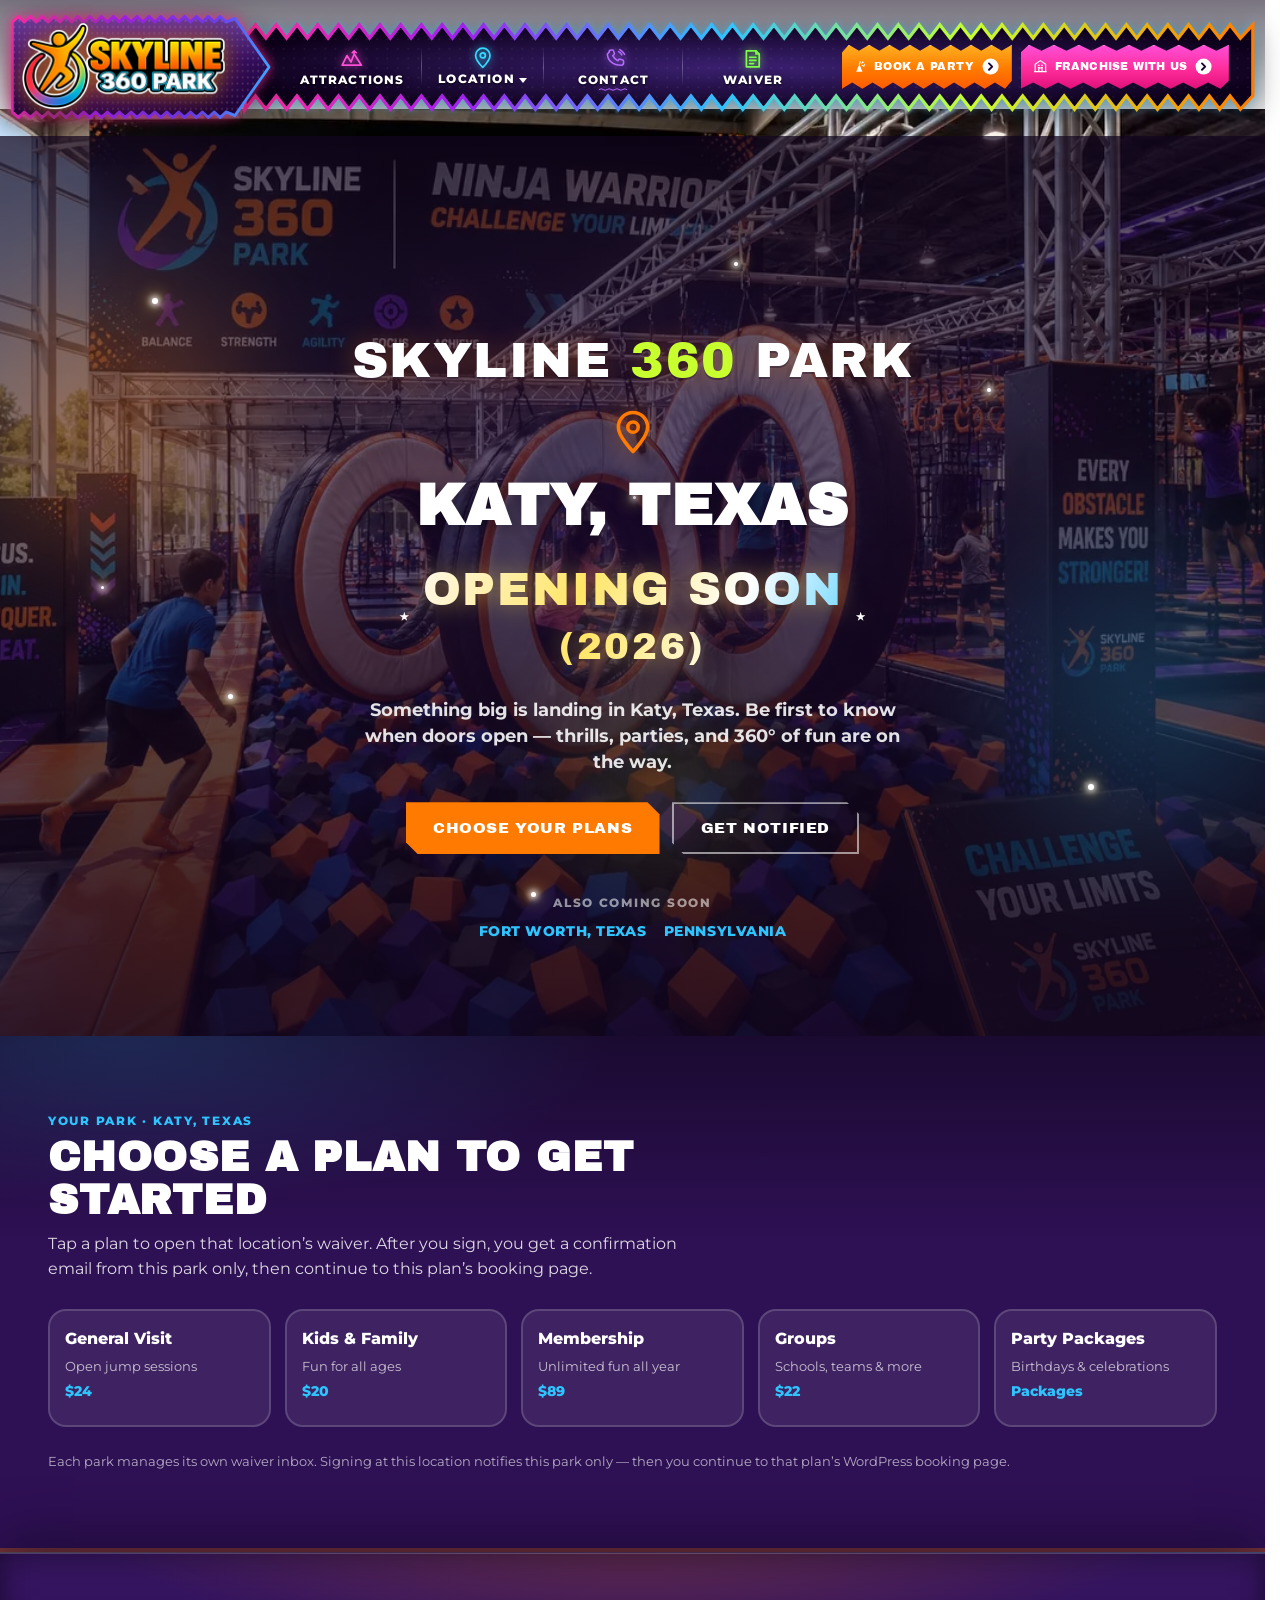
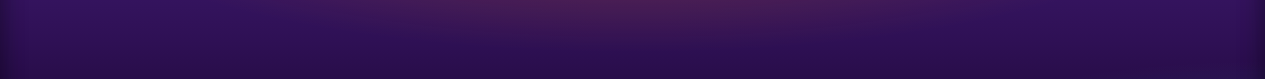
<file: location.html>
<!DOCTYPE html>
<!--
  Skyline 360 Park — shared location page
  Design, front-end architecture & build: Steve Ubangha Ewa
  https://nazarng.com/steve.html

  Open as: location.html?id=katy  |  location.html?id=fort-worth  |  etc.
  Content comes from js/parks-data.js for that park only.
-->
<html lang="en">
<head>
  <meta charset="utf-8">
  <meta name="viewport" content="width=device-width, initial-scale=1">
  <title>Location | Skyline 360 Park</title>
  <meta name="description" content="Find your Skyline 360 Park location, plans, and waivers.">
  <meta name="author" content="Steve Ubangha Ewa">
  <link rel="author" href="https://nazarng.com/steve.html">
  <link rel="icon" href="assets/favicon.png">
  <link rel="preconnect" href="https://fonts.googleapis.com">
  <link rel="preconnect" href="https://fonts.gstatic.com" crossorigin>
  <link rel="preload" as="style" href="css/styles.css?v=20260905-16">
  <link rel="preload" as="style" href="https://fonts.googleapis.com/css2?family=Archivo+Black&family=Montserrat:wght@400;700;800&display=swap">
  <link href="https://fonts.googleapis.com/css2?family=Archivo+Black&family=Montserrat:wght@400;700;800&display=swap" rel="stylesheet" media="print" onload="this.media='all'">
  <noscript><link href="https://fonts.googleapis.com/css2?family=Archivo+Black&family=Montserrat:wght@400;700;800&display=swap" rel="stylesheet"></noscript>
  <link rel="preload" as="image" href="assets/skylinepics/opt/s1-800.webp" type="image/webp">
  <script>
    (function () {
      var root = document.documentElement;
      root.classList.add("has-loader", "is-loading");
      window.setTimeout(function () {
        root.classList.remove("has-loader", "is-loading");
      }, 1400);
    })();
  </script>
  <link rel="stylesheet" href="css/styles.css?v=20260905-16">
</head>
<body>
  <div class="page-loader" id="page-loader" role="status" aria-label="Loading Skyline 360 Park">
    <div class="loader-stage" aria-hidden="true">
      <span class="loader-ring loader-track"></span>
      <span class="loader-ring loader-track-inner"></span>
      <span class="loader-ring loader-sweep"></span>
      <span class="loader-ring loader-sweep loader-sweep-alt"></span>
      <span class="loader-spark"></span>
      <picture class="loader-logo">
        <img src="assets/logo-sm.png" alt="" width="220" height="66" decoding="async" fetchpriority="low">
      </picture>
    </div>
    <p class="loader-caption" aria-hidden="true">360&deg; of fun</p>
    <div class="loader-bar" aria-hidden="true"><span></span></div>
  </div>
  <header class="site-header is-over-hero">
    <div class="header-inner">
      <a class="brand brand-panel" href="index.html" aria-label="Skyline 360 Park home">
        <img class="brand-chrome" src="assets/nav-brand-chrome.svg" alt="" width="340" height="120" aria-hidden="true" decoding="async" fetchpriority="low">
        <img class="brand-logo" src="assets/logo-nav.png" alt="Skyline 360 Park" width="412" height="176" decoding="async" fetchpriority="high">
      </a>

      <div class="header-main">
        <img class="header-main-chrome" src="assets/nav-bar-chrome.svg" alt="" width="980" height="100" aria-hidden="true" decoding="async" fetchpriority="low">
        <div class="header-main-body">
          <nav class="nav-desktop" aria-label="Primary">
            <a class="nav-link" href="attractions.html">
              <span class="nav-ico nav-ico-attractions" aria-hidden="true">
                <svg viewBox="0 0 32 32" fill="none"><path d="M4 24 L10 12 L15 20 L19 10 L28 24 Z" stroke="currentColor" stroke-width="2.2" stroke-linejoin="round"/><path d="M19 10 V6 M19 6 L16.5 8.5 M19 6 L21.5 8.5" stroke="currentColor" stroke-width="2" stroke-linecap="round" stroke-linejoin="round"/></svg>
              </span>
              <span class="nav-label">Attractions</span>
            </a>
            <div class="nav-item has-dropdown">
              <button type="button" class="nav-dropdown-toggle nav-link is-active" aria-expanded="false" aria-haspopup="true">
                <span class="nav-ico nav-ico-location" aria-hidden="true">
                  <svg viewBox="0 0 32 32" fill="none"><path d="M16 28s-9-9.2-9-15a9 9 0 1 1 18 0c0 5.8-9 15-9 15z" stroke="currentColor" stroke-width="2.2" stroke-linejoin="round"/><circle cx="16" cy="13" r="3.2" stroke="currentColor" stroke-width="2.2"/></svg>
                </span>
                <span class="nav-label">Location <span class="nav-caret" aria-hidden="true"></span></span>
              </button>
              <div class="nav-dropdown" role="menu">
                <div class="nav-dropdown-inner">
                  <a href="location.html?id=katy" role="menuitem">Katy, Texas</a>
                  <a href="location.html?id=fort-worth" role="menuitem">Fort Worth, Texas</a>
                  <a href="location.html?id=pennsylvania" role="menuitem">Pennsylvania</a>
                </div>
              </div>
            </div>
            <a class="nav-link" href="contact.html">
              <span class="nav-ico nav-ico-contact" aria-hidden="true">
                <svg viewBox="0 0 32 32" fill="none"><path d="M10 8c0-1.5 1.2-3 3-3h1.2c.7 0 1.3.4 1.5 1.1l1 3.2c.2.7 0 1.4-.6 1.8l-1.4 1c1.4 2.8 3.6 5 6.4 6.4l1-1.4c.4-.6 1.1-.8 1.8-.6l3.2 1c.7.2 1.1.8 1.1 1.5V21c0 1.8-1.5 3-3 3C14.6 24 8 17.4 8 10z" stroke="currentColor" stroke-width="2" stroke-linejoin="round"/><path d="M22 7c1.8 1 3.2 2.4 4 4M23.5 4.5c2.6 1.4 4.6 3.5 6 6" stroke="currentColor" stroke-width="2" stroke-linecap="round"/></svg>
              </span>
              <span class="nav-label nav-label-contact">Contact</span>
            </a>
          
            <a class="nav-link" href="waiver.html?mode=walkin">
              <span class="nav-ico nav-ico-waiver" aria-hidden="true">
                <svg viewBox="0 0 32 32" fill="none"><path d="M8 6h12l4 4v16H8V6z" stroke="currentColor" stroke-width="2.2" stroke-linejoin="round"/><path d="M20 6v4h4M12 14h8M12 18h8M12 22h5" stroke="currentColor" stroke-width="2" stroke-linecap="round"/></svg>
              </span>
              <span class="nav-label">Waiver</span>
            </a></nav>

          <div class="header-ctas">
            <a class="btn-stamp btn-stamp-party" href="book-party.html">
              <span class="btn-stamp-ico" aria-hidden="true">
                <svg viewBox="0 0 32 32" fill="none"><path d="M8 26 L14 12 L20 26 Z" fill="currentColor"/><path d="M14 12 L16 7" stroke="currentColor" stroke-width="2" stroke-linecap="round"/><circle cx="20" cy="8" r="1.4" fill="currentColor"/><circle cx="24" cy="12" r="1.2" fill="currentColor"/><circle cx="22" cy="16" r="1.1" fill="currentColor"/><path d="M18 10l4-2M19 14l5 1" stroke="currentColor" stroke-width="1.6" stroke-linecap="round"/></svg>
              </span>
              <span class="btn-stamp-text">Book a Party</span>
              <span class="btn-stamp-arrow" aria-hidden="true">
                <svg viewBox="0 0 24 24" fill="none"><circle cx="12" cy="12" r="10" fill="currentColor"/><path d="M10 8l4 4-4 4" stroke="#1a0530" stroke-width="2.4" stroke-linecap="round" stroke-linejoin="round"/></svg>
              </span>
            </a>
            <a class="btn-stamp btn-stamp-visit" href="franchise.html">
              <span class="btn-stamp-ico" aria-hidden="true">
                <svg viewBox="0 0 32 32" fill="none"><path d="M4 26h24M6 26V12l10-7 10 7v14" stroke="currentColor" stroke-width="2.2" stroke-linejoin="round"/><path d="M13 26v-7h6v7" stroke="currentColor" stroke-width="2.2" stroke-linejoin="round"/><path d="M12 14h2M18 14h2M12 18h2M18 18h2" stroke="currentColor" stroke-width="2" stroke-linecap="round"/></svg>
              </span>
              <span class="btn-stamp-text">Franchise With Us</span>
              <span class="btn-stamp-arrow" aria-hidden="true">
                <svg viewBox="0 0 24 24" fill="none"><circle cx="12" cy="12" r="10" fill="currentColor"/><path d="M10 8l4 4-4 4" stroke="#1a0530" stroke-width="2.4" stroke-linecap="round" stroke-linejoin="round"/></svg>
              </span>
            </a>
          </div>
        </div>
      </div>

      <button class="nav-toggle" type="button" aria-expanded="false" aria-controls="mobileNav" aria-label="Open menu">
        <span></span><span></span><span></span>
      </button>
    </div>
  </header>

  <nav class="mobile-nav" id="mobileNav" aria-label="Mobile">
    <a href="attractions.html">Attractions</a>
    <div class="mobile-dropdown">
      <button type="button" class="mobile-dropdown-toggle" aria-expanded="false">
        Location
        <span class="nav-caret" aria-hidden="true"></span>
      </button>
      <div class="mobile-dropdown-panel">
        <a href="location.html?id=katy">Katy, Texas</a>
        <a href="location.html?id=fort-worth">Fort Worth, Texas</a>
        <a href="location.html?id=pennsylvania">Pennsylvania</a>
      </div>
    </div>
    <a href="contact.html">Contact</a>
    
    <a href="waiver.html?mode=walkin">Waiver</a>
<div class="mobile-nav-ctas">
      <a class="btn-stamp btn-stamp-party" href="book-party.html">
        <span class="btn-stamp-text">Book a Party</span>
      </a>
      <a class="btn-stamp btn-stamp-visit" href="franchise.html">
        <span class="btn-stamp-text">Franchise With Us</span>
      </a>
    </div>
  </nav>

  <main>
    <section class="soon-page" aria-label="Park location">
      <div class="soon-page-bg" aria-hidden="true">
        <picture>
          <source type="image/webp" data-park-hero-webp srcset="assets/skylinepics/opt/s1-480.webp 480w, assets/skylinepics/opt/s1-800.webp 800w, assets/skylinepics/opt/s1-1200.webp 1200w" sizes="100vw">
          <img data-park-hero-img src="assets/skylinepics/opt/s1-1200.jpg" srcset="assets/skylinepics/opt/s1-480.jpg 480w, assets/skylinepics/opt/s1-800.jpg 800w, assets/skylinepics/opt/s1-1200.jpg 1200w" sizes="100vw" alt="" width="1200" height="800" decoding="async" fetchpriority="high">
        </picture>
      </div>
      <div class="soon-orbs" aria-hidden="true">
        <span class="soon-orb soon-orb-a"></span>
        <span class="soon-orb soon-orb-b"></span>
        <span class="soon-orb soon-orb-c"></span>
      </div>
      <div class="soon-sparkles" aria-hidden="true">
        <span class="soon-sparkle"></span>
        <span class="soon-sparkle"></span>
        <span class="soon-sparkle"></span>
        <span class="soon-sparkle"></span>
        <span class="soon-sparkle"></span>
        <span class="soon-sparkle"></span>
        <span class="soon-sparkle"></span>
        <span class="soon-sparkle"></span>
      </div>

      <div class="soon-content">
        <p class="soon-brand">Skyline <em>360</em> Park</p>
        <div class="soon-pin" aria-hidden="true">
          <svg viewBox="0 0 32 32" fill="none"><path d="M16 28s-9-9.2-9-15a9 9 0 1 1 18 0c0 5.8-9 15-9 15z" stroke="currentColor" stroke-width="2.2" stroke-linejoin="round"/><circle cx="16" cy="13" r="3.2" stroke="currentColor" stroke-width="2.2"/></svg>
        </div>
        <h1 data-park-name>Skyline 360 Park</h1>
        <p class="soon-glitter">
          <span class="soon-glitter-text" data-park-status-label>Opening Soon</span>
          <span class="soon-year" data-park-status-year>(2026)</span>
        </p>
        <p class="soon-lead" data-park-lead>Loading park details…</p>
        <div class="soon-actions">
          <a class="btn btn-lg" href="#plans">Choose Your Plans</a>
          <a class="btn btn-lg btn-ghost-light" href="contact.html">Get Notified</a>
        </div>
        <div class="soon-more">
          <p>Also coming soon</p>
          <div class="soon-more-links"></div>
        </div>
      </div>
    </section>

    <!-- Optional: only parks with video/gallery in parks-data.js will show this -->
    <section class="section section-blue topo park-media" data-park-media hidden aria-label="Park media">
      <div class="wrap">
        <div class="park-media-video" data-park-video-wrap hidden>
          <video class="park-media-player" muted loop playsinline controls preload="none"></video>
        </div>
        <div class="park-media-gallery" data-park-gallery-wrap hidden data-carousel>
          <div class="carousel-track" data-park-gallery-track></div>
          <div class="carousel-dots" aria-label="Gallery slides"></div>
          <button type="button" class="carousel-btn prev" aria-label="Previous slide"></button>
          <button type="button" class="carousel-btn next" aria-label="Next slide"></button>
        </div>
      </div>
    </section>

    <section class="park-hub" id="plans" data-park-hub data-park-id="" aria-label="Plans for this park">
      <div class="park-hub-wrap">
        <header class="park-hub-head">
          <p class="eyebrow" data-park-eyebrow>Your park</p>
          <h2>Choose a plan to get started</h2>
          <p>Tap a plan to open that location’s waiver. After you sign, you get a confirmation email from this park only, then continue to this plan’s booking page.</p>
        </header>

        <div class="park-plan-grid" role="group" aria-label="Plan types"></div>

        <div class="park-plan-stage" data-plan-stage hidden>
          <h3 data-plan-stage-title>Choose your package</h3>
          <p data-plan-stage-body>Pick the option that suits your pocket below.</p>
        </div>

        <div data-plan-lists></div>

        <p class="park-hub-note">Each park manages its own waiver inbox. Signing at this location notifies this park only — then you continue to that plan’s WordPress booking page.</p>
      </div>
    </section>
  </main>

  <footer class="site-footer">
    <nav class="footer-links" aria-label="Helpful links">
      <a href="waiver.html?mode=walkin" data-waiver-entry>Sign a waiver</a>
    </nav>
    <p class="footer-copy">
      <span class="footer-copy-brand">&copy; @skyline360</span>
      <span class="footer-copy-sep" aria-hidden="true">·</span>
      <span class="footer-copy-note">All Rights Reserved.</span>
    </p>
  </footer>

  <script src="js/parks-data.js?v=20260905-10" defer></script>
  <script src="js/location-page.js?v=20260815-64" defer></script>
  <script src="js/main.js?v=20260905-10" defer></script>
  <script src="js/location-guide.js?v=20260905-16" defer></script>
  <script src="js/location-hub.js?v=20260905-10" defer></script>
</body>
</html>
</file>
